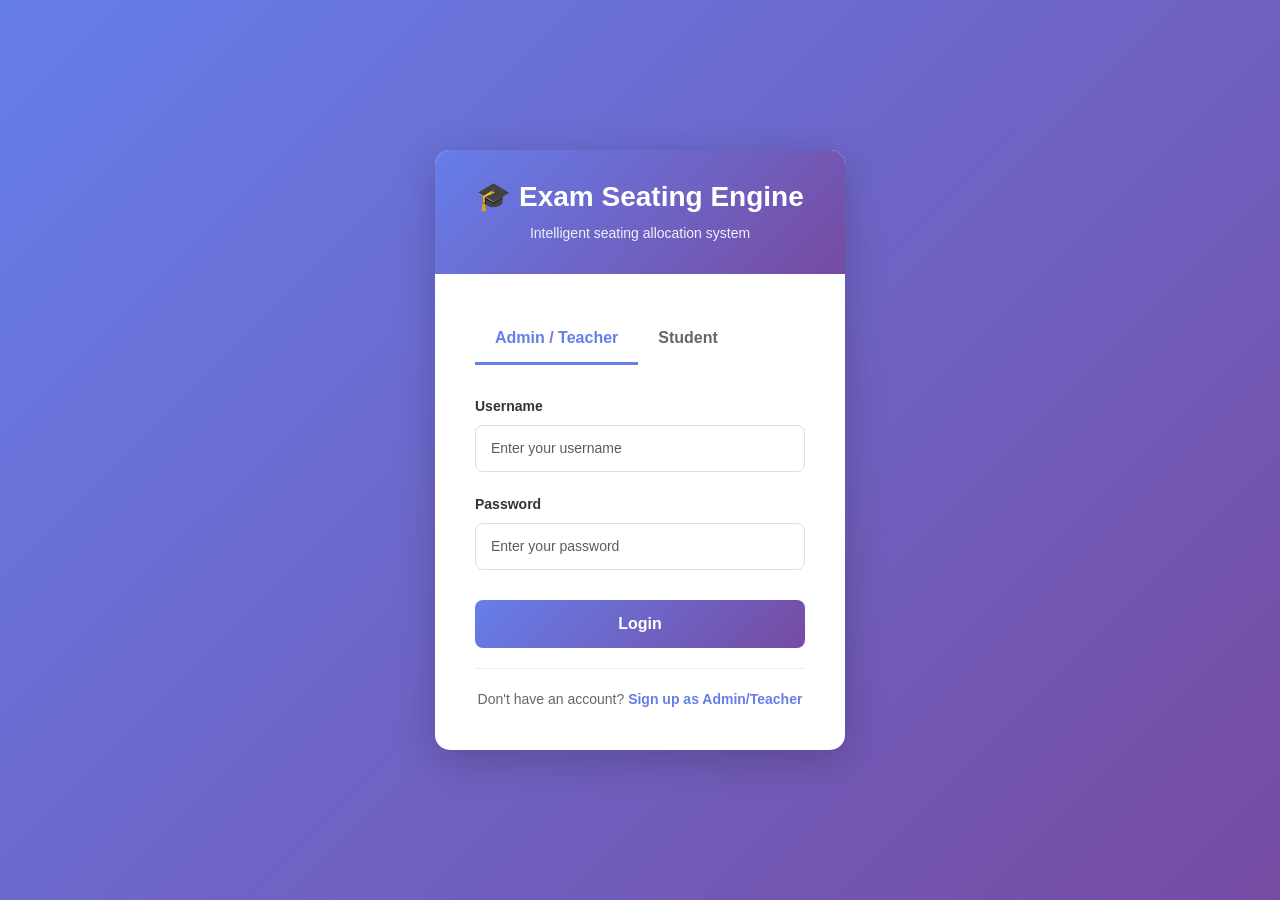
<file: frontend/index.html>
<!DOCTYPE html>
<html lang="en">
<head>
    <meta charset="UTF-8">
    <meta name="viewport" content="width=device-width, initial-scale=1.0">
    <title>Intelligent Exam Seating Engine - Admin Dashboard</title>
    
    <!-- Bootstrap 5 CSS -->
    <link href="https://cdn.jsdelivr.net/npm/bootstrap@5.3.0/dist/css/bootstrap.min.css" rel="stylesheet">
    
    <!-- Font Awesome Icons -->
    <link rel="stylesheet" href="https://cdnjs.cloudflare.com/ajax/libs/font-awesome/6.4.0/css/all.min.css">
    
    <!-- DataTables CSS -->
    <link rel="stylesheet" href="https://cdn.datatables.net/1.13.6/css/dataTables.bootstrap5.min.css">
    
    <!-- Custom CSS -->
    <link rel="stylesheet" href="css/style.css">
</head>
<body>
    <!-- Navigation Bar -->
    <nav class="navbar navbar-expand-lg navbar-dark bg-gradient">
        <div class="container-fluid">
            <a class="navbar-brand fw-bold" href="javascript:void(0)" onclick="navigateTo('home'); return false;">
                <i class="fas fa-chair"></i> Exam Seating Engine
            </a>
            <button class="navbar-toggler" type="button" data-bs-toggle="collapse" data-bs-target="#navbarNav">
                <span class="navbar-toggler-icon"></span>
            </button>
            <div class="collapse navbar-collapse" id="navbarNav">
                <ul class="navbar-nav ms-auto">
                    <li class="nav-item">
                        <a class="nav-link active" href="javascript:void(0)" onclick="navigateTo('home'); return false;">
                            <i class="fas fa-home"></i> Home
                        </a>
                    </li>
                    <li class="nav-item">
                        <a class="nav-link" href="javascript:void(0)" onclick="navigateTo('upload'); return false;">
                            <i class="fas fa-file-upload"></i> Upload
                        </a>
                    </li>
                    <li class="nav-item">
                        <a class="nav-link" href="javascript:void(0)" onclick="navigateTo('halls'); return false;">
                            <i class="fas fa-building"></i> Halls
                        </a>
                    </li>
                    <li class="nav-item">
                        <a class="nav-link" href="javascript:void(0)" onclick="navigateTo('generate'); return false;">
                            <i class="fas fa-magic"></i> Generate
                        </a>
                    </li>
                    <li class="nav-item">
                        <a class="nav-link" href="javascript:void(0)" onclick="navigateTo('results'); return false;">
                            <i class="fas fa-list"></i> Results
                        </a>
                    </li>
                    <li class="nav-item">
                        <a class="nav-link" href="javascript:void(0)" onclick="navigateTo('help'); return false;">
                            <i class="fas fa-question-circle"></i> Help
                        </a>
                    </li>
                </ul>
                <div id="userInfo" style="margin-left: 20px;"></div>
            </div>
        </div>
    </nav>

    <!-- Alert Container -->
    <div class="container-fluid mt-3">
        <div id="alertContainer"></div>
    </div>

    <!-- Main Container -->
    <div class="container-fluid">
        
        <!-- HOME PAGE -->
        <section id="home-page" class="page-section active">
            <div class="row mt-5">
                <div class="col-md-12">
                    <div class="jumbotron-custom">
                        <h1 class="display-4 fw-bold">Welcome to Exam Seating Engine</h1>
                        <p class="lead">Intelligent, Constraint-Based Automated Exam Seating System</p>
                        <hr class="my-4">
                        <p>An advanced system to automatically arrange students in exam halls while preventing malpractice and optimizing space utilization.</p>
                    </div>
                </div>
            </div>

            <!-- Statistics Row -->
            <div class="row mt-5 mb-4">
                <div class="col-md-3">
                    <div class="stat-card">
                        <div class="stat-icon bg-primary">
                            <i class="fas fa-users"></i>
                        </div>
                        <div class="stat-content">
                            <h3 id="stat-students">0</h3>
                            <p>Total Students</p>
                        </div>
                    </div>
                </div>
                <div class="col-md-3">
                    <div class="stat-card">
                        <div class="stat-icon bg-success">
                            <i class="fas fa-building"></i>
                        </div>
                        <div class="stat-content">
                            <h3 id="stat-halls">0</h3>
                            <p>Total Halls</p>
                        </div>
                    </div>
                </div>
                <div class="col-md-3">
                    <div class="stat-card">
                        <div class="stat-icon bg-info">
                            <i class="fas fa-file-alt"></i>
                        </div>
                        <div class="stat-content">
                            <h3 id="stat-arrangements">0</h3>
                            <p>Arrangements</p>
                        </div>
                    </div>
                </div>
                <div class="col-md-3">
                    <div class="stat-card">
                        <div class="stat-icon bg-warning">
                            <i class="fas fa-chart-pie"></i>
                        </div>
                        <div class="stat-content">
                            <h3 id="stat-utilization">0%</h3>
                            <p>Avg Utilization</p>
                        </div>
                    </div>
                </div>
            </div>

            <!-- Quick Actions -->
            <div class="row mt-5">
                <div class="col-md-12">
                    <h3 class="mb-4">Quick Actions</h3>
                </div>
            </div>

            <div class="row mb-5">
                <div class="col-md-4">
                    <div class="action-card" onclick="navigateTo('upload')">
                        <div class="action-icon">
                            <i class="fas fa-file-csv"></i>
                        </div>
                        <h4>Step 1: Upload Students</h4>
                        <p>Import student data from Excel or CSV file</p>
                        <span class="badge bg-primary">Import Data</span>
                    </div>
                </div>
                <div class="col-md-4">
                    <div class="action-card" onclick="navigateTo('halls')">
                        <div class="action-icon">
                            <i class="fas fa-chair"></i>
                        </div>
                        <h4>Step 2: Configure Halls</h4>
                        <p>Define exam halls with seating capacity</p>
                        <span class="badge bg-success">Setup Halls</span>
                    </div>
                </div>
                <div class="col-md-4">
                    <div class="action-card" onclick="navigateTo('generate')">
                        <div class="action-icon">
                            <i class="fas fa-magic"></i>
                        </div>
                        <h4>Step 3: Generate Seating</h4>
                        <p>Run intelligent algorithm to arrange students</p>
                        <span class="badge bg-warning">Generate</span>
                    </div>
                </div>
            </div>

            <!-- Features Section -->
            <div class="row mt-5">
                <div class="col-md-12">
                    <h3 class="mb-4">Key Features</h3>
                </div>
            </div>

            <div class="row">
                <div class="col-md-4 mb-4">
                    <div class="feature-card">
                        <div class="feature-icon">
                            <i class="fas fa-brain"></i>
                        </div>
                        <h5>Intelligent Algorithm</h5>
                        <p>Constraint-based optimization preventing same-subject adjacency and department row clustering</p>
                    </div>
                </div>
                <div class="col-md-4 mb-4">
                    <div class="feature-card">
                        <div class="feature-icon">
                            <i class="fas fa-shield-alt"></i>
                        </div>
                        <h5>Malpractice Prevention</h5>
                        <p>Strategic seating arrangement to minimize cheating opportunities</p>
                    </div>
                </div>
                <div class="col-md-4 mb-4">
                    <div class="feature-card">
                        <div class="feature-icon">
                            <i class="fas fa-tachometer-alt"></i>
                        </div>
                        <h5>Lightning Fast</h5>
                        <p>Arrange 200+ students in under 1 second with optimal space utilization</p>
                    </div>
                </div>
            </div>

            <div class="row">
                <div class="col-md-4 mb-4">
                    <div class="feature-card">
                        <div class="feature-icon">
                            <i class="fas fa-file-pdf"></i>
                        </div>
                        <h5>PDF Reports</h5>
                        <p>Generate downloadable seating charts and student rosters</p>
                    </div>
                </div>
                <div class="col-md-4 mb-4">
                    <div class="feature-card">
                        <div class="feature-icon">
                            <i class="fas fa-audit"></i>
                        </div>
                        <h5>Full Audit Trail</h5>
                        <p>Complete logging of all seating decisions and constraint validations</p>
                    </div>
                </div>
                <div class="col-md-4 mb-4">
                    <div class="feature-card">
                        <div class="feature-icon">
                            <i class="fas fa-expand"></i>
                        </div>
                        <h5>Scalable Design</h5>
                        <p>Handles multiple halls, departments, and thousands of students</p>
                    </div>
                </div>
            </div>
        </section>

        <!-- UPLOAD PAGE -->
        <section id="upload-page" class="page-section">
            <div class="row mt-4">
                <div class="col-md-8 offset-md-2">
                    <div class="card shadow">
                        <div class="card-header bg-gradient-primary">
                            <h4 class="mb-0">
                                <i class="fas fa-file-upload"></i> Upload Student Data
                            </h4>
                        </div>
                        <div class="card-body">
                            <p class="text-muted mb-4">Upload a CSV or Excel file with student information</p>

                            <!-- File Format Guide -->
                            <div class="alert alert-info">
                                <h6 class="alert-heading">
                                    <i class="fas fa-info-circle"></i> File Format
                                </h6>
                                <p class="mb-0">Your file should have these columns:</p>
                                <code>reg_no, name, department, subject_code</code>
                                <hr class="my-2">
                                <p class="mb-0"><strong>Example:</strong> CS001, Raj Kumar, Computer Science, CS101</p>
                            </div>

                            <!-- Upload Form -->
                            <form id="uploadForm" enctype="multipart/form-data">
                                <div class="mb-3">
                                    <label class="form-label fw-bold">Select File (.csv or .xlsx)</label>
                                    <div class="input-group">
                                        <input type="file" class="form-control" id="fileInput" accept=".csv,.xlsx" required>
                                        <button class="btn btn-outline-secondary" type="button" onclick="downloadTemplate()">
                                            <i class="fas fa-download"></i> Download Template
                                        </button>
                                    </div>
                                </div>

                                <div class="mb-3">
                                    <small class="text-muted">
                                        <i class="fas fa-check-circle"></i> Supported formats: CSV, Excel (.xlsx)
                                    </small>
                                </div>

                                <button type="button" class="btn btn-primary btn-lg w-100" onclick="uploadStudentFile()">
                                    <i class="fas fa-cloud-upload-alt"></i> Upload Students
                                </button>
                            </form>

                            <!-- Upload Result -->
                            <div id="uploadResult" class="mt-4"></div>

                            <!-- Recent Uploads -->
                            <hr class="my-4">
                            <h5>Recent Uploads</h5>
                            <div id="recentUploads" class="table-responsive">
                                <p class="text-muted">No uploads yet</p>
                            </div>
                        </div>
                    </div>
                </div>
            </div>
        </section>

        <!-- HALLS PAGE -->
        <section id="halls-page" class="page-section">
            <div class="row mt-4">
                <div class="col-md-6">
                    <div class="card shadow">
                        <div class="card-header bg-gradient-success">
                            <h4 class="mb-0">
                                <i class="fas fa-plus-circle"></i> Add New Hall
                            </h4>
                        </div>
                        <div class="card-body">
                            <form id="hallForm">
                                <div class="mb-3">
                                    <label class="form-label fw-bold">Hall Name</label>
                                    <input type="text" class="form-control" id="hallName" placeholder="e.g., Main Auditorium" required>
                                </div>
                                <div class="row">
                                    <div class="col-md-6">
                                        <div class="mb-3">
                                            <label class="form-label fw-bold">Number of Rows</label>
                                            <input type="number" class="form-control" id="rows" placeholder="10" min="1" required>
                                        </div>
                                    </div>
                                    <div class="col-md-6">
                                        <div class="mb-3">
                                            <label class="form-label fw-bold">Number of Columns</label>
                                            <input type="number" class="form-control" id="columns" placeholder="10" min="1" required>
                                        </div>
                                    </div>
                                </div>
                                <div class="mb-3">
                                    <label class="form-label fw-bold">Location</label>
                                    <input type="text" class="form-control" id="location" placeholder="e.g., Building A, Floor 1">
                                </div>
                                <div class="alert alert-light">
                                    <strong>Total Capacity:</strong> <span id="capacityDisplay">0</span> seats
                                </div>
                                <button type="button" class="btn btn-success w-100" onclick="addHall()">
                                    <i class="fas fa-plus"></i> Add Hall
                                </button>
                            </form>
                        </div>
                    </div>
                </div>

                <div class="col-md-6">
                    <div class="card shadow">
                        <div class="card-header bg-gradient-success">
                            <h4 class="mb-0">
                                <i class="fas fa-list"></i> Existing Halls
                            </h4>
                        </div>
                        <div class="card-body">
                            <div id="hallsList" class="table-responsive">
                                <p class="text-muted">No halls added yet</p>
                            </div>
                        </div>
                    </div>
                </div>
            </div>
        </section>

        <!-- GENERATE PAGE -->
        <section id="generate-page" class="page-section">
            <div class="row mt-4">
                <div class="col-md-8 offset-md-2">
                    <div class="card shadow">
                        <div class="card-header bg-gradient-warning">
                            <h4 class="mb-0">
                                <i class="fas fa-magic"></i> Generate Seating Arrangement
                            </h4>
                        </div>
                        <div class="card-body">
                            <!-- Prerequisites Check -->
                            <div id="prerequisiteAlert" class="alert alert-warning d-none">
                                <i class="fas fa-exclamation-triangle"></i>
                                <strong>Prerequisites Not Met:</strong> Please upload students and add halls first.
                            </div>

                            <form id="generateForm">
                                <div class="mb-3">
                                    <label class="form-label fw-bold">Exam Date *</label>
                                    <input type="date" class="form-control" id="examDate" required>
                                    <small class="text-muted">Date of the examination</small>
                                </div>

                                <div class="mb-3">
                                    <label class="form-label fw-bold">Select Subjects to Conduct *</label>
                                    <div id="subjectsCheckbox" class="form-check-group">
                                        <p class="text-muted">Loading subjects...</p>
                                    </div>
                                    <small class="text-muted">Only students writing selected subjects will be seated</small>
                                </div>

                                <div class="mb-3">
                                    <label class="form-label fw-bold">Select Halls *</label>
                                    <div id="hallsCheckbox" class="form-check-group">
                                        <p class="text-muted">Loading halls...</p>
                                    </div>
                                </div>

                                <div class="alert alert-info">
                                    <h6 class="alert-heading">
                                        <i class="fas fa-lightbulb"></i> Seating Rules Applied
                                    </h6>
                                    <ul class="mb-0 small">
                                        <li><strong>Rule 1:</strong> Same Subject Separation - Students writing same subject won't sit adjacent</li>
                                        <li><strong>Rule 2:</strong> Department Spreading - Students from same department spread across different rows</li>
                                        <li><strong>Rule 3:</strong> Subject Mixing - Different subject students mixed in same hall for exam supervision</li>
                                        <li><strong>Rule 4:</strong> Hall Optimization - Even seat distribution across selected halls</li>
                                    </ul>
                                </div>

                                <button type="button" class="btn btn-warning btn-lg w-100" onclick="generateSeating()">
                                    <i class="fas fa-cogs"></i> Generate Seating Arrangement
                                </button>
                            </form>

                            <!-- Generation Result -->
                            <div id="generationResult" class="mt-4"></div>
                        </div>
                    </div>
                </div>
            </div>
        </section>

        <!-- RESULTS PAGE -->
        <section id="results-page" class="page-section">
            <div class="row mt-4">
                <div class="col-md-12">
                    <div class="card shadow">
                        <div class="card-header bg-gradient-info">
                            <h4 class="mb-0">
                                <i class="fas fa-list-alt"></i> Seating Arrangements
                            </h4>
                        </div>
                        <div class="card-body">
                            <div class="row mb-4">
                                <div class="col-md-6">
                                    <input type="text" class="form-control" id="searchArrangement" placeholder="Search arrangements...">
                                </div>
                                <div class="col-md-6">
                                    <button class="btn btn-primary" onclick="refreshArrangements()">
                                        <i class="fas fa-sync"></i> Refresh
                                    </button>
                                </div>
                            </div>

                            <div class="table-responsive">
                                <table class="table table-hover" id="arrangementsTable">
                                    <thead class="table-light">
                                        <tr>
                                            <th>ID</th>
                                            <th>Exam Name</th>
                                            <th>Students Arranged</th>
                                            <th>Utilization</th>
                                            <th>Status</th>
                                            <th>Date</th>
                                            <th>Actions</th>
                                        </tr>
                                    </thead>
                                    <tbody id="arrangementsTableBody">
                                        <tr>
                                            <td colspan="7" class="text-center text-muted">No arrangements yet</td>
                                        </tr>
                                    </tbody>
                                </table>
                            </div>
                        </div>
                    </div>
                </div>
            </div>

            <!-- Seating Detail Modal -->
            <div class="modal fade" id="seatingDetailModal" tabindex="-1">
                <div class="modal-dialog modal-xl">
                    <div class="modal-content">
                        <div class="modal-header">
                            <h5 class="modal-title" id="seatingDetailTitle">Seating Arrangement Details</h5>
                            <button type="button" class="btn-close" data-bs-dismiss="modal"></button>
                        </div>
                        <div class="modal-body">
                            <!-- Tabs for different views -->
                            <ul class="nav nav-tabs mb-3" id="seatingTabs" role="tablist">
                                <li class="nav-item" role="presentation">
                                    <button class="nav-link active" id="tableViewTab" data-bs-toggle="tab" 
                                            data-bs-target="#tableViewContent" type="button" role="tab">
                                        <i class="fas fa-table"></i> Table View
                                    </button>
                                </li>
                                <li class="nav-item" role="presentation">
                                    <button class="nav-link" id="seatMapTab" data-bs-toggle="tab" 
                                            data-bs-target="#seatMapViewContent" type="button" role="tab">
                                        <i class="fas fa-chair"></i> Seat Map
                                    </button>
                                </li>
                            </ul>

                            <!-- Tab Content -->
                            <div class="tab-content" id="seatingTabContent">
                                <!-- Table View Tab -->
                                <div class="tab-pane fade show active" id="tableViewContent" role="tabpanel">
                                    <div id="seatingDetailContent">Loading...</div>
                                </div>

                                <!-- Seat Map Tab -->
                                <div class="tab-pane fade" id="seatMapViewContent" role="tabpanel">
                                    <div class="text-center" id="seatMapContainer" style="max-height: 600px; overflow-y: auto;">
                                        <p class="text-muted">Loading seat map...</p>
                                    </div>
                                </div>
                            </div>
                        </div>
                        <div class="modal-footer">
                            <button type="button" class="btn btn-secondary" data-bs-dismiss="modal">Close</button>
                            <button type="button" class="btn btn-info" id="viewSeatMapBtn">
                                <i class="fas fa-chair"></i> View Seat Map
                            </button>
                            <button type="button" class="btn btn-primary" id="downloadPdfBtn">
                                <i class="fas fa-file-pdf"></i> Download PDF
                            </button>
                        </div>
                    </div>
                </div>
            </div>
        </section>

        <!-- HELP PAGE -->
        <section id="help-page" class="page-section">
            <div class="row mt-4">
                <div class="col-md-8 offset-md-2">
                    <div class="card shadow">
                        <div class="card-header bg-gradient-info">
                            <h4 class="mb-0">
                                <i class="fas fa-question-circle"></i> Help & Documentation
                            </h4>
                        </div>
                        <div class="card-body">
                            <div class="accordion" id="helpAccordion">
                                <!-- How to Use -->
                                <div class="accordion-item">
                                    <h2 class="accordion-header">
                                        <button class="accordion-button" type="button" data-bs-toggle="collapse" data-bs-target="#helpHow">
                                            <i class="fas fa-question"></i> How to Use This System?
                                        </button>
                                    </h2>
                                    <div id="helpHow" class="accordion-collapse collapse show" data-bs-parent="#helpAccordion">
                                        <div class="accordion-body">
                                            <ol>
                                                <li><strong>Upload Students:</strong> Go to the Upload section and import a CSV or Excel file with student data.</li>
                                                <li><strong>Configure Halls:</strong> Add exam halls with their seating capacity.</li>
                                                <li><strong>Generate Seating:</strong> Click "Generate" to run the intelligent algorithm.</li>
                                                <li><strong>View Results:</strong> Check the generated seating arrangement.</li>
                                                <li><strong>Download PDF:</strong> Export the seating chart as a PDF.</li>
                                            </ol>
                                        </div>
                                    </div>
                                </div>

                                <!-- File Format -->
                                <div class="accordion-item">
                                    <h2 class="accordion-header">
                                        <button class="accordion-button collapsed" type="button" data-bs-toggle="collapse" data-bs-target="#helpFormat">
                                            <i class="fas fa-file"></i> What's the File Format?
                                        </button>
                                    </h2>
                                    <div id="helpFormat" class="accordion-collapse collapse" data-bs-parent="#helpAccordion">
                                        <div class="accordion-body">
                                            <p>Your CSV/Excel file must have these columns:</p>
                                            <table class="table table-sm">
                                                <thead>
                                                    <tr>
                                                        <th>Column</th>
                                                        <th>Example</th>
                                                        <th>Description</th>
                                                    </tr>
                                                </thead>
                                                <tbody>
                                                    <tr>
                                                        <td><strong>reg_no</strong></td>
                                                        <td>CS001</td>
                                                        <td>Student registration number</td>
                                                    </tr>
                                                    <tr>
                                                        <td><strong>name</strong></td>
                                                        <td>Raj Kumar</td>
                                                        <td>Student full name</td>
                                                    </tr>
                                                    <tr>
                                                        <td><strong>department</strong></td>
                                                        <td>Computer Science</td>
                                                        <td>Department name</td>
                                                    </tr>
                                                    <tr>
                                                        <td><strong>subject_code</strong></td>
                                                        <td>CS101</td>
                                                        <td>Subject/Course code</td>
                                                    </tr>
                                                </tbody>
                                            </table>
                                        </div>
                                    </div>
                                </div>

                                <!-- Algorithm Explanation -->
                                <div class="accordion-item">
                                    <h2 class="accordion-header">
                                        <button class="accordion-button collapsed" type="button" data-bs-toggle="collapse" data-bs-target="#helpAlgorithm">
                                            <i class="fas fa-brain"></i> How Does the Algorithm Work?
                                        </button>
                                    </h2>
                                    <div id="helpAlgorithm" class="accordion-collapse collapse" data-bs-parent="#helpAccordion">
                                        <div class="accordion-body">
                                            <p>The system uses an intelligent <strong>constraint-based optimization algorithm</strong>:</p>
                                            <h6>Key Features:</h6>
                                            <ul>
                                                <li><strong>Subject Adjacency Prevention:</strong> Students studying the same subject are never seated adjacent (left, right, above, or below)</li>
                                                <li><strong>Department Row Separation:</strong> Students from the same department cannot sit in the same row</li>
                                                <li><strong>Hall Utilization:</strong> Optimizes seating to achieve 85-95% space utilization</li>
                                                <li><strong>Randomization:</strong> Uses randomization to prevent predictable patterns and reduce cheating opportunities</li>
                                            </ul>
                                            <h6>Benefits:</h6>
                                            <ul>
                                                <li>Extremely fast (< 1 second for 200+ students)</li>
                                                <li>Prevents malpractice by strategic separation</li>
                                                <li>Fair and transparent process</li>
                                                <li>Fully auditable with complete logging</li>
                                            </ul>
                                        </div>
                                    </div>
                                </div>

                                <!-- Constraints -->
                                <div class="accordion-item">
                                    <h2 class="accordion-header">
                                        <button class="accordion-button collapsed" type="button" data-bs-toggle="collapse" data-bs-target="#helpConstraints">
                                            <i class="fas fa-lock"></i> What are the Constraints?
                                        </button>
                                    </h2>
                                    <div id="helpConstraints" class="accordion-collapse collapse" data-bs-parent="#helpAccordion">
                                        <div class="accordion-body">
                                            <h6>Hard Constraints (Always enforced):</h6>
                                            <ul>
                                                <li>Same-subject students cannot sit adjacent (horizontally or vertically)</li>
                                                <li>Same-department students cannot sit in the same row</li>
                                            </ul>
                                            <h6>Soft Constraints (Optimization goals):</h6>
                                            <ul>
                                                <li>Maximize hall utilization</li>
                                                <li>Minimize empty seats</li>
                                                <li>Fair distribution across halls</li>
                                            </ul>
                                        </div>
                                    </div>
                                </div>

                                <!-- Troubleshooting -->
                                <div class="accordion-item">
                                    <h2 class="accordion-header">
                                        <button class="accordion-button collapsed" type="button" data-bs-toggle="collapse" data-bs-target="#helpTrouble">
                                            <i class="fas fa-tools"></i> Troubleshooting
                                        </button>
                                    </h2>
                                    <div id="helpTrouble" class="accordion-collapse collapse" data-bs-parent="#helpAccordion">
                                        <div class="accordion-body">
                                            <h6>File Upload Fails:</h6>
                                            <p>Check that your file has the correct format (reg_no, name, department, subject_code)</p>
                                            <h6>Generation Fails:</h6>
                                            <p>Ensure you have uploaded students and added at least one exam hall</p>
                                            <h6>Not Enough Seats:</h6>
                                            <p>The system will arrange as many students as possible. Add more halls if needed.</p>
                                        </div>
                                    </div>
                                </div>
                            </div>
                        </div>
                    </div>
                </div>
            </div>
        </section>

    </div>

    <!-- Footer -->
    <footer class="footer mt-5 py-4 bg-dark text-white">
        <div class="container-fluid">
            <div class="row">
                <div class="col-md-6">
                    <h6>Intelligent Exam Seating Engine</h6>
                    <p class="text-muted small">v1.0 | Advanced Academic Project</p>
                </div>
                <div class="col-md-6 text-end">
                    <p class="text-muted small">
                        <i class="fas fa-copyright"></i> 2026 | All Rights Reserved
                    </p>
                </div>
            </div>
        </div>
    </footer>

    <!-- Bootstrap JS -->
    <script src="https://cdn.jsdelivr.net/npm/bootstrap@5.3.0/dist/js/bootstrap.bundle.min.js"></script>
    
    <!-- DataTables JS -->
    <script src="https://code.jquery.com/jquery-3.7.0.min.js"></script>
    <script src="https://cdn.datatables.net/1.13.6/js/jquery.dataTables.min.js"></script>
    <script src="https://cdn.datatables.net/1.13.6/js/dataTables.bootstrap5.min.js"></script>

    <!-- Auth JS -->
    <script src="js/auth.js"></script>
    
    <!-- Custom JS -->
    <script src="js/app.js"></script>
    
    <script>
        // Check authentication on page load
        document.addEventListener('DOMContentLoaded', function() {
            if (!auth.isAuthenticated()) {
                window.location.href = 'login.html';
                return;
            }
            
            // Check if user is admin or teacher - students should not access this page
            if (!auth.isAdmin()) {
                alert('Access Denied: Only Admin and Teacher accounts can access this page.');
                window.location.href = 'student-dashboard.html';
                return;
            }
            
            // Show user info in navbar if logged in
            const userInfo = document.getElementById('userInfo');
            if (userInfo && auth.username) {
                userInfo.innerHTML = `
                    <span style="color: white; margin-right: 20px;">Welcome, ${auth.username}! (${auth.role})</span>
                    <button class="btn btn-sm btn-outline-light" onclick="auth.logout();">
                        <i class="fas fa-sign-out-alt"></i> Logout
                    </button>
                `;
            }
        });
    </script>
</body>
</html>
</file>
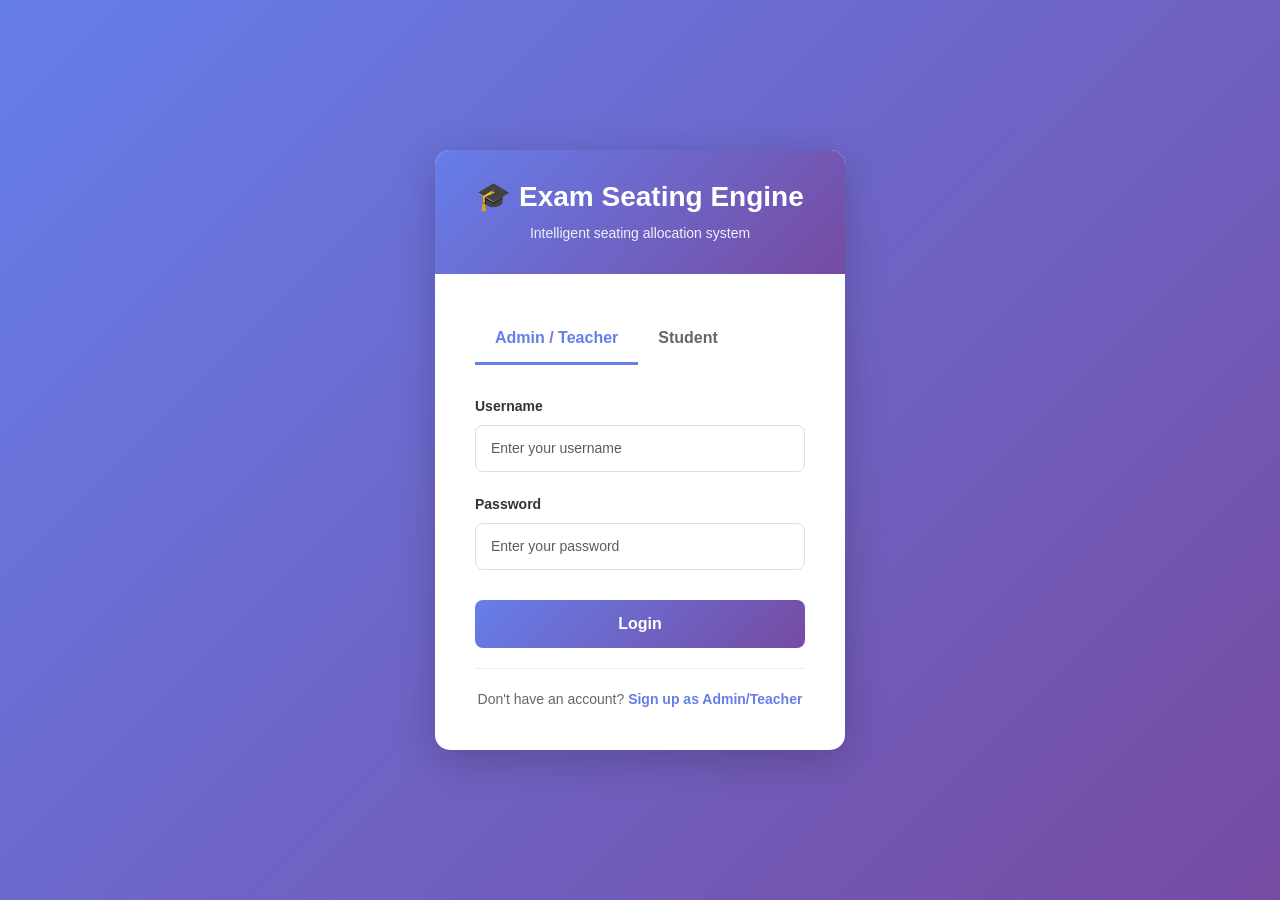
<file: login.html>
<!DOCTYPE html>
<html lang="en">
<head>
    <meta charset="UTF-8">
    <meta name="viewport" content="width=device-width, initial-scale=1.0">
    <title>Exam Seating Engine - Login</title>
    <link href="https://cdn.jsdelivr.net/npm/bootstrap@5.3.0/dist/css/bootstrap.min.css" rel="stylesheet">
    <style>
        body {
            background: linear-gradient(135deg, #667eea 0%, #764ba2 100%);
            min-height: 100vh;
            display: flex;
            align-items: center;
            justify-content: center;
            font-family: 'Segoe UI', Tahoma, Geneva, Verdana, sans-serif;
        }
        
        .login-container {
            max-width: 450px;
            width: 100%;
            padding: 20px;
        }
        
        .login-card {
            background: white;
            border-radius: 15px;
            box-shadow: 0 10px 40px rgba(0, 0, 0, 0.2);
            overflow: hidden;
        }
        
        .login-header {
            background: linear-gradient(135deg, #667eea 0%, #764ba2 100%);
            color: white;
            padding: 30px;
            text-align: center;
        }
        
        .login-header h1 {
            font-size: 28px;
            margin-bottom: 10px;
            font-weight: 700;
        }
        
        .login-header p {
            font-size: 14px;
            opacity: 0.9;
            margin: 0;
        }
        
        .login-body {
            padding: 40px;
        }
        
        .nav-tabs {
            border: none;
            margin-bottom: 30px;
        }
        
        .nav-tabs .nav-link {
            color: #666;
            border: none;
            border-bottom: 3px solid transparent;
            font-weight: 600;
            padding: 12px 20px;
            transition: all 0.3s ease;
        }
        
        .nav-tabs .nav-link:hover {
            border-bottom-color: #667eea;
            color: #667eea;
        }
        
        .nav-tabs .nav-link.active {
            color: #667eea;
            border-bottom-color: #667eea;
            background: transparent;
        }
        
        .form-group {
            margin-bottom: 20px;
        }
        
        .form-label {
            font-weight: 600;
            color: #333;
            margin-bottom: 8px;
            font-size: 14px;
        }
        
        .form-control {
            border: 1px solid #ddd;
            border-radius: 8px;
            padding: 12px 15px;
            font-size: 14px;
            transition: all 0.3s ease;
        }
        
        .form-control:focus {
            border-color: #667eea;
            box-shadow: 0 0 0 0.2rem rgba(102, 126, 234, 0.15);
        }
        
        .btn-login {
            width: 100%;
            padding: 12px;
            border: none;
            border-radius: 8px;
            background: linear-gradient(135deg, #667eea 0%, #764ba2 100%);
            color: white;
            font-weight: 600;
            cursor: pointer;
            transition: all 0.3s ease;
            margin-top: 10px;
        }
        
        .btn-login:hover {
            transform: translateY(-2px);
            box-shadow: 0 10px 20px rgba(102, 126, 234, 0.3);
            color: white;
        }
        
        .btn-login:active {
            transform: translateY(0);
        }
        
        .error-message {
            color: #dc3545;
            font-size: 13px;
            margin-top: 10px;
            padding: 10px;
            background: #f8d7da;
            border-radius: 6px;
            display: none;
        }
        
        .success-message {
            color: #155724;
            font-size: 13px;
            margin-top: 10px;
            padding: 10px;
            background: #d4edda;
            border-radius: 6px;
            display: none;
        }
        
        .signup-link {
            text-align: center;
            margin-top: 20px;
            padding-top: 20px;
            border-top: 1px solid #eee;
        }
        
        .signup-link p {
            margin: 0;
            color: #666;
            font-size: 14px;
        }
        
        .signup-link a {
            color: #667eea;
            text-decoration: none;
            font-weight: 600;
        }
        
        .signup-link a:hover {
            text-decoration: underline;
        }
        
        .loading {
            display: none;
            text-align: center;
            padding: 10px;
        }
        
        .spinner-border {
            width: 20px;
            height: 20px;
            margin-right: 10px;
        }
    </style>
</head>
<body>
    <div class="login-container">
        <div class="login-card">
            <div class="login-header">
                <h1>🎓 Exam Seating Engine</h1>
                <p>Intelligent seating allocation system</p>
            </div>
            
            <div class="login-body">
                <!-- Navigation Tabs -->
                <ul class="nav nav-tabs" role="tablist">
                    <li class="nav-item" role="presentation">
                        <button class="nav-link active" id="admin-tab" data-bs-toggle="tab" data-bs-target="#admin-panel" type="button" role="tab">
                            Admin / Teacher
                        </button>
                    </li>
                    <li class="nav-item" role="presentation">
                        <button class="nav-link" id="student-tab" data-bs-toggle="tab" data-bs-target="#student-panel" type="button" role="tab">
                            Student
                        </button>
                    </li>
                </ul>
                
                <!-- Tab Content -->
                <div class="tab-content">
                    <!-- Admin/Teacher Login Tab -->
                    <div class="tab-pane fade show active" id="admin-panel" role="tabpanel">
                        <form id="adminLoginForm">
                            <div class="form-group">
                                <label class="form-label" for="adminUsername">Username</label>
                                <input type="text" class="form-control" id="adminUsername" name="username" placeholder="Enter your username" required>
                            </div>
                            
                            <div class="form-group">
                                <label class="form-label" for="adminPassword">Password</label>
                                <input type="password" class="form-control" id="adminPassword" name="password" placeholder="Enter your password" required>
                            </div>
                            
                            <div id="adminError" class="error-message"></div>
                            <div id="adminSuccess" class="success-message"></div>
                            
                            <div class="loading" id="adminLoading">
                                <div class="spinner-border text-primary" role="status"></div>
                                <span>Logging in...</span>
                            </div>
                            
                            <button type="submit" class="btn-login" id="adminLoginBtn">Login</button>
                        </form>
                        
                        <div class="signup-link">
                            <p>Don't have an account? <a href="signup.html?role=admin">Sign up as Admin/Teacher</a></p>
                        </div>
                    </div>
                    
                    <!-- Student Login Tab -->
                    <div class="tab-pane fade" id="student-panel" role="tabpanel">
                        <form id="studentLoginForm">
                            <div class="form-group">
                                <label class="form-label" for="studentUsername">Username</label>
                                <input type="text" class="form-control" id="studentUsername" name="username" placeholder="Enter your username" required>
                            </div>
                            
                            <div class="form-group">
                                <label class="form-label" for="studentPassword">Password</label>
                                <input type="password" class="form-control" id="studentPassword" name="password" placeholder="Enter your password" required>
                            </div>
                            
                            <div id="studentError" class="error-message"></div>
                            <div id="studentSuccess" class="success-message"></div>
                            
                            <div class="loading" id="studentLoading">
                                <div class="spinner-border text-primary" role="status"></div>
                                <span>Logging in...</span>
                            </div>
                            
                            <button type="submit" class="btn-login" id="studentLoginBtn">Login</button>
                        </form>
                        
                        <div class="signup-link">
                            <p>Don't have an account? <a href="signup.html?role=student">Sign up as Student</a></p>
                        </div>
                    </div>
                </div>
            </div>
        </div>
    </div>
    
    <script src="https://cdn.jsdelivr.net/npm/bootstrap@5.3.0/dist/js/bootstrap.bundle.min.js"></script>
    <script src="js/auth.js"></script>
    <script>
        // Admin/Teacher Login Handler
        document.getElementById('adminLoginForm').addEventListener('submit', async (e) => {
            e.preventDefault();
            
            const username = document.getElementById('adminUsername').value.trim();
            const password = document.getElementById('adminPassword').value;
            const errorDiv = document.getElementById('adminError');
            const successDiv = document.getElementById('adminSuccess');
            const loadingDiv = document.getElementById('adminLoading');
            const loginBtn = document.getElementById('adminLoginBtn');
            
            errorDiv.style.display = 'none';
            errorDiv.innerHTML = '';
            successDiv.style.display = 'none';
            successDiv.innerHTML = '';
            
            if (!username || !password) {
                errorDiv.innerHTML = '❌ Please enter username and password';
                errorDiv.style.display = 'block';
                return;
            }
            
            loadingDiv.style.display = 'block';
            loginBtn.disabled = true;
            
            try {
                console.log('Admin login attempt for:', username);
                
                const response = await fetch('http://localhost:8000/api/auth/login', {
                    method: 'POST',
                    headers: {
                        'Content-Type': 'application/json',
                    },
                    body: JSON.stringify({ username, password })
                });
                
                console.log('Login response status:', response.status);
                
                const data = await response.json();
                console.log('Login response:', data);
                
                if (!response.ok) {
                    throw new Error(data.detail || data.message || 'Login failed');
                }
                
                // Store token in localStorage
                localStorage.setItem('token', data.access_token);
                localStorage.setItem('user_id', data.user_id);
                localStorage.setItem('username', data.username);
                localStorage.setItem('role', data.role);
                
                successDiv.innerHTML = '✅ Login successful! Redirecting...';
                successDiv.style.display = 'block';
                
                // Redirect to admin dashboard
                setTimeout(() => {
                    window.location.href = 'frontend/index.html';
                }, 1500);
                
            } catch (error) {
                console.error('Admin login error:', error);
                errorDiv.innerHTML = '❌ ' + (error.message || 'Login failed. Please check your credentials.');
                errorDiv.style.display = 'block';
            } finally {
                loadingDiv.style.display = 'none';
                loginBtn.disabled = false;
            }
        });
        
        // Student Login Handler
        document.getElementById('studentLoginForm').addEventListener('submit', async (e) => {
            e.preventDefault();
            
            const username = document.getElementById('studentUsername').value.trim();
            const password = document.getElementById('studentPassword').value;
            const errorDiv = document.getElementById('studentError');
            const successDiv = document.getElementById('studentSuccess');
            const loadingDiv = document.getElementById('studentLoading');
            const loginBtn = document.getElementById('studentLoginBtn');
            
            errorDiv.style.display = 'none';
            errorDiv.innerHTML = '';
            successDiv.style.display = 'none';
            successDiv.innerHTML = '';
            
            if (!username || !password) {
                errorDiv.innerHTML = '❌ Please enter username and password';
                errorDiv.style.display = 'block';
                return;
            }
            
            loadingDiv.style.display = 'block';
            loginBtn.disabled = true;
            
            try {
                console.log('Student login attempt for:', username);
                
                const response = await fetch('http://localhost:8000/api/auth/login', {
                    method: 'POST',
                    headers: {
                        'Content-Type': 'application/json',
                    },
                    body: JSON.stringify({ username, password })
                });
                
                console.log('Login response status:', response.status);
                
                const data = await response.json();
                console.log('Login response:', data);
                
                if (!response.ok) {
                    throw new Error(data.detail || data.message || 'Login failed');
                }
                
                // Store token in localStorage
                localStorage.setItem('token', data.access_token);
                localStorage.setItem('user_id', data.user_id);
                localStorage.setItem('username', data.username);
                localStorage.setItem('role', data.role);
                
                successDiv.innerHTML = '✅ Login successful! Redirecting...';
                successDiv.style.display = 'block';
                
                // Redirect to student dashboard
                setTimeout(() => {
                    window.location.href = 'frontend/student-dashboard.html';
                }, 1500);
                
            } catch (error) {
                console.error('Student login error:', error);
                errorDiv.innerHTML = '❌ ' + (error.message || 'Login failed. Please check your credentials.');
                errorDiv.style.display = 'block';
            } finally {
                loadingDiv.style.display = 'none';
                loginBtn.disabled = false;
            }
        });
    </script>
</body>
</html>
</file>
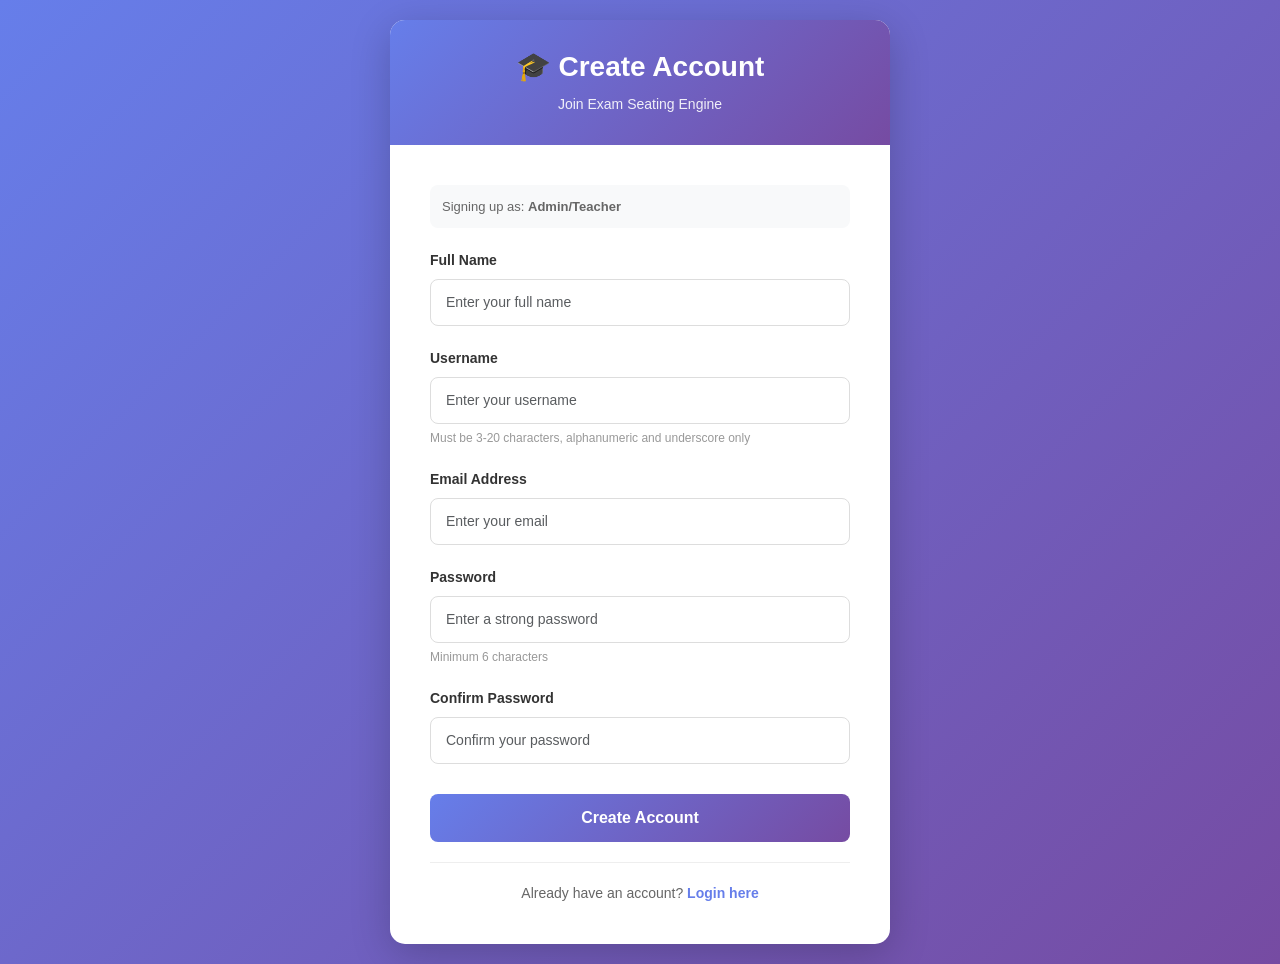
<file: signup.html>
<!DOCTYPE html>
<html lang="en">
<head>
    <meta charset="UTF-8">
    <meta name="viewport" content="width=device-width, initial-scale=1.0">
    <title>Exam Seating Engine - Sign Up</title>
    <link href="https://cdn.jsdelivr.net/npm/bootstrap@5.3.0/dist/css/bootstrap.min.css" rel="stylesheet">
    <style>
        body {
            background: linear-gradient(135deg, #667eea 0%, #764ba2 100%);
            min-height: 100vh;
            display: flex;
            align-items: center;
            justify-content: center;
            font-family: 'Segoe UI', Tahoma, Geneva, Verdana, sans-serif;
            padding: 20px;
        }
        
        .signup-container {
            max-width: 500px;
            width: 100%;
        }
        
        .signup-card {
            background: white;
            border-radius: 15px;
            box-shadow: 0 10px 40px rgba(0, 0, 0, 0.2);
            overflow: hidden;
        }
        
        .signup-header {
            background: linear-gradient(135deg, #667eea 0%, #764ba2 100%);
            color: white;
            padding: 30px;
            text-align: center;
        }
        
        .signup-header h1 {
            font-size: 28px;
            margin-bottom: 10px;
            font-weight: 700;
        }
        
        .signup-header p {
            font-size: 14px;
            opacity: 0.9;
            margin: 0;
        }
        
        .signup-body {
            padding: 40px;
        }
        
        .form-group {
            margin-bottom: 20px;
        }
        
        .form-label {
            font-weight: 600;
            color: #333;
            margin-bottom: 8px;
            font-size: 14px;
        }
        
        .form-control {
            border: 1px solid #ddd;
            border-radius: 8px;
            padding: 12px 15px;
            font-size: 14px;
            transition: all 0.3s ease;
        }
        
        .form-control:focus {
            border-color: #667eea;
            box-shadow: 0 0 0 0.2rem rgba(102, 126, 234, 0.15);
        }
        
        .btn-signup {
            width: 100%;
            padding: 12px;
            border: none;
            border-radius: 8px;
            background: linear-gradient(135deg, #667eea 0%, #764ba2 100%);
            color: white;
            font-weight: 600;
            cursor: pointer;
            transition: all 0.3s ease;
            margin-top: 10px;
        }
        
        .btn-signup:hover {
            transform: translateY(-2px);
            box-shadow: 0 10px 20px rgba(102, 126, 234, 0.3);
            color: white;
        }
        
        .btn-signup:active {
            transform: translateY(0);
        }
        
        .error-message {
            color: #dc3545;
            font-size: 13px;
            margin-top: 10px;
            padding: 10px;
            background: #f8d7da;
            border-radius: 6px;
            display: none;
        }
        
        .success-message {
            color: #155724;
            font-size: 13px;
            margin-top: 10px;
            padding: 10px;
            background: #d4edda;
            border-radius: 6px;
            display: none;
        }
        
        .login-link {
            text-align: center;
            margin-top: 20px;
            padding-top: 20px;
            border-top: 1px solid #eee;
        }
        
        .login-link p {
            margin: 0;
            color: #666;
            font-size: 14px;
        }
        
        .login-link a {
            color: #667eea;
            text-decoration: none;
            font-weight: 600;
        }
        
        .login-link a:hover {
            text-decoration: underline;
        }
        
        .loading {
            display: none;
            text-align: center;
            padding: 10px;
        }
        
        .spinner-border {
            width: 20px;
            height: 20px;
            margin-right: 10px;
        }
        
        .role-info {
            background: #f8f9fa;
            padding: 12px;
            border-radius: 8px;
            margin-bottom: 20px;
            font-size: 13px;
            color: #666;
        }
        
        .form-text {
            font-size: 12px;
            color: #999;
            margin-top: 5px;
        }
    </style>
</head>
<body>
    <div class="signup-container">
        <div class="signup-card">
            <div class="signup-header">
                <h1>🎓 Create Account</h1>
                <p>Join Exam Seating Engine</p>
            </div>
            
            <div class="signup-body">
                <div class="role-info" id="roleInfo">
                    Signing up as: <strong id="roleDisplay">Admin/Teacher</strong>
                </div>
                
                <form id="signupForm">
                    <input type="hidden" id="role" name="role" value="admin">
                    
                    <div class="form-group">
                        <label class="form-label" for="fullName">Full Name</label>
                        <input type="text" class="form-control" id="fullName" name="name" placeholder="Enter your full name" required>
                    </div>
                    
                    <div class="form-group">
                        <label class="form-label" for="username">Username</label>
                        <input type="text" class="form-control" id="username" name="username" placeholder="Enter your username" required>
                        <div class="form-text">Must be 3-20 characters, alphanumeric and underscore only</div>
                    </div>
                    
                    <div class="form-group">
                        <label class="form-label" for="email">Email Address</label>
                        <input type="email" class="form-control" id="email" name="email" placeholder="Enter your email" required>
                    </div>
                    
                    <div class="form-group">
                        <label class="form-label" for="password">Password</label>
                        <input type="password" class="form-control" id="password" name="password" placeholder="Enter a strong password" required>
                        <div class="form-text">Minimum 6 characters</div>
                    </div>
                    
                    <div class="form-group">
                        <label class="form-label" for="confirmPassword">Confirm Password</label>
                        <input type="password" class="form-control" id="confirmPassword" name="confirmPassword" placeholder="Confirm your password" required>
                    </div>
                    
                    <!-- Student ID field (shown only for students) -->
                    <div class="form-group" id="studentIdGroup" style="display: none;">
                        <label class="form-label" for="studentId">Student ID</label>
                        <input type="text" class="form-control" id="studentId" name="student_id" placeholder="Enter your student ID">
                        <div class="form-text">e.g., STU001, A00123</div>
                    </div>
                    
                    <div id="errorMessage" class="error-message"></div>
                    <div id="successMessage" class="success-message"></div>
                    
                    <div class="loading" id="loadingDiv">
                        <div class="spinner-border text-primary" role="status"></div>
                        <span>Creating account...</span>
                    </div>
                    
                    <button type="submit" class="btn-signup" id="signupBtn">Create Account</button>
                </form>
                
                <div class="login-link">
                    <p>Already have an account? <a href="login.html">Login here</a></p>
                </div>
            </div>
        </div>
    </div>
    
    <script>
        // Get role from URL parameters
        const urlParams = new URLSearchParams(window.location.search);
        const role = urlParams.get('role') || 'admin';
        
        document.getElementById('role').value = role;
        document.getElementById('roleDisplay').textContent = role === 'student' ? 'Student' : 'Admin/Teacher';
        
        // Show student ID field only for students
        if (role === 'student') {
            document.getElementById('studentIdGroup').style.display = 'block';
            document.getElementById('studentId').required = true;
        }
        
        // Handle signup form submission
        document.getElementById('signupForm').addEventListener('submit', async (e) => {
            e.preventDefault();
            
            const fullName = document.getElementById('fullName').value.trim();
            const username = document.getElementById('username').value.trim();
            const email = document.getElementById('email').value.trim();
            const password = document.getElementById('password').value;
            const confirmPassword = document.getElementById('confirmPassword').value;
            const studentId = document.getElementById('studentId').value.trim();
            const errorDiv = document.getElementById('errorMessage');
            const successDiv = document.getElementById('successMessage');
            const loadingDiv = document.getElementById('loadingDiv');
            const signupBtn = document.getElementById('signupBtn');
            
            errorDiv.style.display = 'none';
            errorDiv.innerHTML = '';
            successDiv.style.display = 'none';
            successDiv.innerHTML = '';
            
            // Client-side validation
            if (!fullName) {
                errorDiv.innerHTML = '❌ Full name is required';
                errorDiv.style.display = 'block';
                return;
            }
            
            if (username.length < 3 || username.length > 20) {
                errorDiv.innerHTML = '❌ Username must be 3-20 characters';
                errorDiv.style.display = 'block';
                return;
            }
            
            if (!email || !email.includes('@')) {
                errorDiv.innerHTML = '❌ Valid email address is required';
                errorDiv.style.display = 'block';
                return;
            }
            
            if (password.length < 6) {
                errorDiv.innerHTML = '❌ Password must be at least 6 characters';
                errorDiv.style.display = 'block';
                return;
            }
            
            if (password !== confirmPassword) {
                errorDiv.innerHTML = '❌ Passwords do not match';
                errorDiv.style.display = 'block';
                return;
            }
            
            if (role === 'student' && !studentId) {
                errorDiv.innerHTML = '❌ Student ID is required';
                errorDiv.style.display = 'block';
                return;
            }
            
            loadingDiv.style.display = 'block';
            signupBtn.disabled = true;
            
            try {
                console.log('Submitting signup form for role:', role);
                
                const payload = {
                    name: fullName,
                    username: username,
                    email: email,
                    password: password,
                    role: role,
                    student_id: role === 'student' ? studentId : null
                };
                
                console.log('Payload:', payload);
                
                const response = await fetch('http://localhost:8000/api/auth/signup', {
                    method: 'POST',
                    headers: {
                        'Content-Type': 'application/json',
                    },
                    body: JSON.stringify(payload)
                });
                
                console.log('Response status:', response.status);
                
                const data = await response.json();
                console.log('Response data:', data);
                
                if (!response.ok) {
                    throw new Error(data.detail || data.message || 'Signup failed');
                }
                
                successDiv.innerHTML = '✅ Account created successfully! Redirecting to login...';
                successDiv.style.display = 'block';
                
                // Redirect to login page
                setTimeout(() => {
                    window.location.href = 'login.html';
                }, 2000);
                
            } catch (error) {
                console.error('Signup error:', error);
                errorDiv.innerHTML = '❌ ' + (error.message || 'Signup failed. Please try again.');
                errorDiv.style.display = 'block';
            } finally {
                loadingDiv.style.display = 'none';
                signupBtn.disabled = false;
            }
        });
    </script>
</body>
</html>
</file>
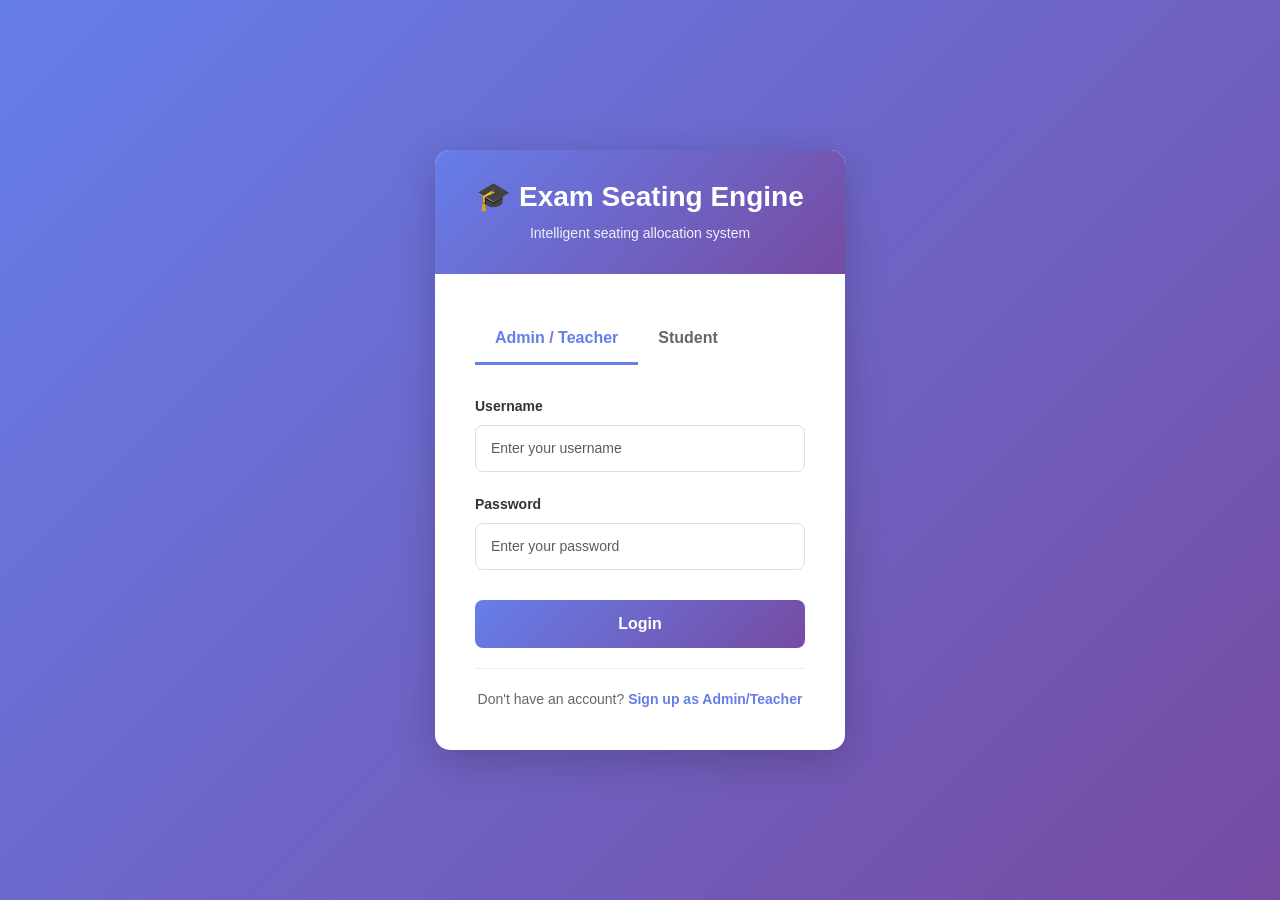
<file: student-dashboard.html>
<!DOCTYPE html>
<html lang="en">
<head>
    <meta charset="UTF-8">
    <meta name="viewport" content="width=device-width, initial-scale=1.0">
    <title>Student Dashboard - Exam Seating Engine</title>
    <link href="https://cdn.jsdelivr.net/npm/bootstrap@5.3.0/dist/css/bootstrap.min.css" rel="stylesheet">
    <link href="https://cdn.jsdelivr.net/npm/bootstrap-icons@1.11.0/font/bootstrap-icons.css" rel="stylesheet">
    <style>
        :root {
            --primary-gradient: linear-gradient(135deg, #667eea 0%, #764ba2 100%);
            --primary-color: #667eea;
            --secondary-color: #764ba2;
        }
        
        body {
            background: #f8f9fa;
            font-family: 'Segoe UI', Tahoma, Geneva, Verdana, sans-serif;
        }
        
        .navbar {
            background: white;
            border-bottom: 1px solid #eee;
            padding: 15px 0;
        }
        
        .navbar-brand {
            font-size: 24px;
            font-weight: 700;
            background: var(--primary-gradient);
            -webkit-background-clip: text;
            -webkit-text-fill-color: transparent;
            background-clip: text;
        }
        
        .navbar-brand i {
            margin-right: 8px;
        }
        
        .navbar-nav .nav-link {
            color: #666 !important;
            font-weight: 500;
            margin: 0 10px;
            transition: color 0.3s;
        }
        
        .navbar-nav .nav-link:hover {
            color: var(--primary-color) !important;
        }
        
        .logout-btn {
            background: var(--primary-gradient);
            color: white !important;
            border: none;
            border-radius: 8px;
            padding: 8px 20px;
            font-weight: 600;
            transition: all 0.3s;
            cursor: pointer;
        }
        
        .logout-btn:hover {
            transform: translateY(-2px);
            box-shadow: 0 5px 15px rgba(102, 126, 234, 0.3);
        }
        
        .container {
            max-width: 1200px;
            margin-top: 40px;
        }
        
        .welcome-section {
            background: white;
            padding: 30px;
            border-radius: 15px;
            box-shadow: 0 5px 15px rgba(0, 0, 0, 0.1);
            margin-bottom: 30px;
        }
        
        .welcome-section h1 {
            background: var(--primary-gradient);
            -webkit-background-clip: text;
            -webkit-text-fill-color: transparent;
            background-clip: text;
            margin-bottom: 10px;
        }
        
        .student-info {
            display: grid;
            grid-template-columns: repeat(auto-fit, minmax(250px, 1fr));
            gap: 20px;
            margin-top: 30px;
        }
        
        .info-card {
            background: linear-gradient(135deg, #f5f7fa 0%, #c3cfe2 100%);
            padding: 20px;
            border-radius: 12px;
            border-left: 4px solid var(--primary-color);
        }
        
        .info-label {
            font-size: 12px;
            color: #999;
            text-transform: uppercase;
            font-weight: 600;
            margin-bottom: 5px;
        }
        
        .info-value {
            font-size: 18px;
            font-weight: 700;
            color: #333;
            margin: 0;
        }
        
        .seating-section {
            background: white;
            padding: 30px;
            border-radius: 15px;
            box-shadow: 0 5px 15px rgba(0, 0, 0, 0.1);
            margin-bottom: 30px;
        }
        
        .seating-section h2 {
            color: #333;
            margin-bottom: 25px;
            font-weight: 700;
        }
        
        .seating-grid {
            display: grid;
            grid-template-columns: repeat(auto-fit, minmax(300px, 1fr));
            gap: 20px;
        }
        
        .seating-card {
            background: linear-gradient(135deg, #667eea 0%, #764ba2 100%);
            color: white;
            padding: 25px;
            border-radius: 12px;
            box-shadow: 0 5px 15px rgba(102, 126, 234, 0.3);
            transition: all 0.3s;
        }
        
        .seating-card:hover {
            transform: translateY(-5px);
            box-shadow: 0 10px 25px rgba(102, 126, 234, 0.4);
        }
        
        .seating-card h3 {
            font-size: 14px;
            opacity: 0.9;
            margin-bottom: 15px;
            text-transform: uppercase;
        }
        
        .seat-details {
            margin: 15px 0;
        }
        
        .seat-detail-row {
            display: flex;
            justify-content: space-between;
            padding: 8px 0;
            border-bottom: 1px solid rgba(255, 255, 255, 0.2);
        }
        
        .seat-detail-row:last-child {
            border-bottom: none;
        }
        
        .seat-detail-label {
            font-size: 13px;
            opacity: 0.8;
        }
        
        .seat-detail-value {
            font-weight: 600;
            font-size: 14px;
        }
        
        .seat-map-btn {
            display: inline-block;
            background: rgba(255, 255, 255, 0.2);
            color: white;
            padding: 8px 15px;
            border-radius: 6px;
            text-decoration: none;
            font-size: 12px;
            font-weight: 600;
            transition: all 0.3s;
            margin-top: 15px;
            border: 1px solid rgba(255, 255, 255, 0.3);
        }
        
        .seat-map-btn:hover {
            background: rgba(255, 255, 255, 0.3);
            color: white;
            text-decoration: none;
        }
        
        .no-seating {
            text-align: center;
            padding: 40px 20px;
            color: #999;
        }
        
        .no-seating i {
            font-size: 48px;
            margin-bottom: 15px;
            color: #ddd;
        }
        
        .loading-spinner {
            display: flex;
            justify-content: center;
            align-items: center;
            padding: 40px;
        }
        
        .spinner-border {
            width: 40px;
            height: 40px;
        }
        
        .error-alert {
            background: #f8d7da;
            border: 1px solid #f5c6cb;
            color: #721c24;
            padding: 15px;
            border-radius: 8px;
            margin-bottom: 20px;
        }
        
        .alert-dismiss {
            cursor: pointer;
            float: right;
            font-size: 20px;
            line-height: 1;
        }
    </style>
</head>
<body>
    <!-- Navigation -->
    <nav class="navbar">
        <div class="container-fluid">
            <span class="navbar-brand">
                <i class="bi bi-mortarboard"></i>
                Exam Seating Engine
            </span>
            <div class="ms-auto d-flex align-items-center gap-3">
                <span id="usernameDisplay" style="color: #666; font-weight: 500;"></span>
                <button class="logout-btn" id="logoutBtn">
                    <i class="bi bi-box-arrow-right"></i> Logout
                </button>
            </div>
        </div>
    </nav>
    
    <!-- Main Content -->
    <div class="container">
        <!-- Welcome Section -->
        <div class="welcome-section">
            <h1><i class="bi bi-hand-thumbs-up"></i> Welcome, <span id="studentName"></span>!</h1>
            <p style="color: #999; margin-bottom: 0;">View your assigned seat and exam details below.</p>
            
            <div class="student-info">
                <div class="info-card">
                    <div class="info-label">Student ID</div>
                    <p class="info-value" id="studentIdDisplay">-</p>
                </div>
                <div class="info-card">
                    <div class="info-label">Username</div>
                    <p class="info-value" id="usernameInfoDisplay">-</p>
                </div>
                <div class="info-card">
                    <div class="info-label">Email</div>
                    <p class="info-value" id="emailDisplay" style="font-size: 14px;">-</p>
                </div>
            </div>
        </div>
        
        <!-- Error Alert -->
        <div id="errorAlert" class="error-alert" style="display: none;">
            <span class="alert-dismiss" onclick="document.getElementById('errorAlert').style.display = 'none';">&times;</span>
            <strong>Error:</strong> <span id="errorMessage"></span>
        </div>
        
        <!-- Seating Assignment Section -->
        <div class="seating-section">
            <h2><i class="bi bi-chairs"></i> Your Seating Assignment</h2>
            
            <div id="seatingContent">
                <div class="loading-spinner">
                    <div class="spinner-border text-primary" role="status">
                        <span class="visually-hidden">Loading...</span>
                    </div>
                    <span style="margin-left: 15px; color: #666;">Loading your seating information...</span>
                </div>
            </div>
        </div>
    </div>
    
    <script src="https://cdn.jsdelivr.net/npm/bootstrap@5.3.0/dist/js/bootstrap.bundle.min.js"></script>
    <script src="js/auth.js"></script>
    <script>
        // Check authentication
        if (!requireAuth()) {
            // Redirect happens in requireAuth()
        } else if (!auth.isStudent()) {
            // Redirect admin/teacher to main dashboard
            window.location.href = 'index.html';
        }
        
        // Display current user info
        document.getElementById('usernameDisplay').textContent = auth.username;
        document.getElementById('studentName').textContent = auth.username;
        
        // Logout handler
        document.getElementById('logoutBtn').addEventListener('click', () => {
            if (confirm('Are you sure you want to logout?')) {
                auth.logout();
            }
        });
        
        // Load student data and seating
        async function loadStudentData() {
            try {
                // Get current user info
                const userInfo = await auth.getMe();
                
                document.getElementById('usernameInfoDisplay').textContent = userInfo.username;
                document.getElementById('emailDisplay').textContent = userInfo.email;
                document.getElementById('studentIdDisplay').textContent = userInfo.student_id || 'N/A';
                
                // Load seating for this student
                loadStudentSeating(userInfo.student_id);
            } catch (error) {
                console.error('Error loading user data:', error);
                showError(error.message);
            }
        }
        
        // Load student's seating arrangement
        async function loadStudentSeating(studentId) {
            try {
                const response = await auth.apiFetch('http://localhost:8000/api/arrangements/search', {
                    method: 'POST',
                    body: JSON.stringify({
                        field: 'student_id',
                        value: studentId
                    })
                });
                
                if (!response.ok) {
                    const error = await response.json();
                    throw new Error(error.detail || 'Failed to load seating');
                }
                
                const data = await response.json();
                
                if (!data.results || data.results.length === 0) {
                    document.getElementById('seatingContent').innerHTML = `
                        <div class="no-seating">
                            <i class="bi bi-inbox"></i>
                            <h4>No Seating Assignment Found</h4>
                            <p>Your seating has not been assigned yet. Please check back later.</p>
                        </div>
                    `;
                    return;
                }
                
                // Display seating results
                displaySeatingResults(data.results);
            } catch (error) {
                console.error('Error loading seating:', error);
                showError(error.message);
            }
        }
        
        // Display seating results
        function displaySeatingResults(seats) {
            if (seats.length === 0) {
                document.getElementById('seatingContent').innerHTML = `
                    <div class="no-seating">
                        <i class="bi bi-inbox"></i>
                        <h4>No Seating Assignment</h4>
                        <p>Your seating has not been assigned yet.</p>
                    </div>
                `;
                return;
            }
            
            let html = '<div class="seating-grid">';
            
            seats.forEach(seat => {
                const arrangement = seat.arrangement;
                html += `
                    <div class="seating-card">
                        <h3>Exam Hall: ${arrangement?.hall_name || 'Unknown'}</h3>
                        <div class="seat-details">
                            <div class="seat-detail-row">
                                <span class="seat-detail-label">Seat Number:</span>
                                <span class="seat-detail-value">${seat.seat_number}</span>
                            </div>
                            <div class="seat-detail-row">
                                <span class="seat-detail-label">Exam Date:</span>
                                <span class="seat-detail-value">${arrangement?.exam_date || 'N/A'}</span>
                            </div>
                            <div class="seat-detail-row">
                                <span class="seat-detail-label">Subject:</span>
                                <span class="seat-detail-value">${seat.subject || 'N/A'}</span>
                            </div>
                            <div class="seat-detail-row">
                                <span class="seat-detail-label">Row:</span>
                                <span class="seat-detail-value">${seat.row}</span>
                            </div>
                            <div class="seat-detail-row">
                                <span class="seat-detail-label">Column:</span>
                                <span class="seat-detail-value">${seat.col}</span>
                            </div>
                        </div>
                        <a href="#" class="seat-map-btn" onclick="viewSeatMap('${arrangement?.arrangement_id}'); return false;">
                            <i class="bi bi-eye"></i> View Seat Map
                        </a>
                    </div>
                `;
            });
            
            html += '</div>';
            document.getElementById('seatingContent').innerHTML = html;
        }
        
        // View seat map
        function viewSeatMap(arrangementId) {
            // Open seat map in modal or new window
            window.open(`seat-map.html?id=${arrangementId}`, '_blank', 'width=900,height=700');
        }
        
        // Show error message
        function showError(message) {
            document.getElementById('errorMessage').textContent = message;
            document.getElementById('errorAlert').style.display = 'block';
            document.getElementById('seatingContent').innerHTML = '';
        }
        
        // Load data on page load
        window.addEventListener('load', loadStudentData);
    </script>
</body>
</html>
</file>
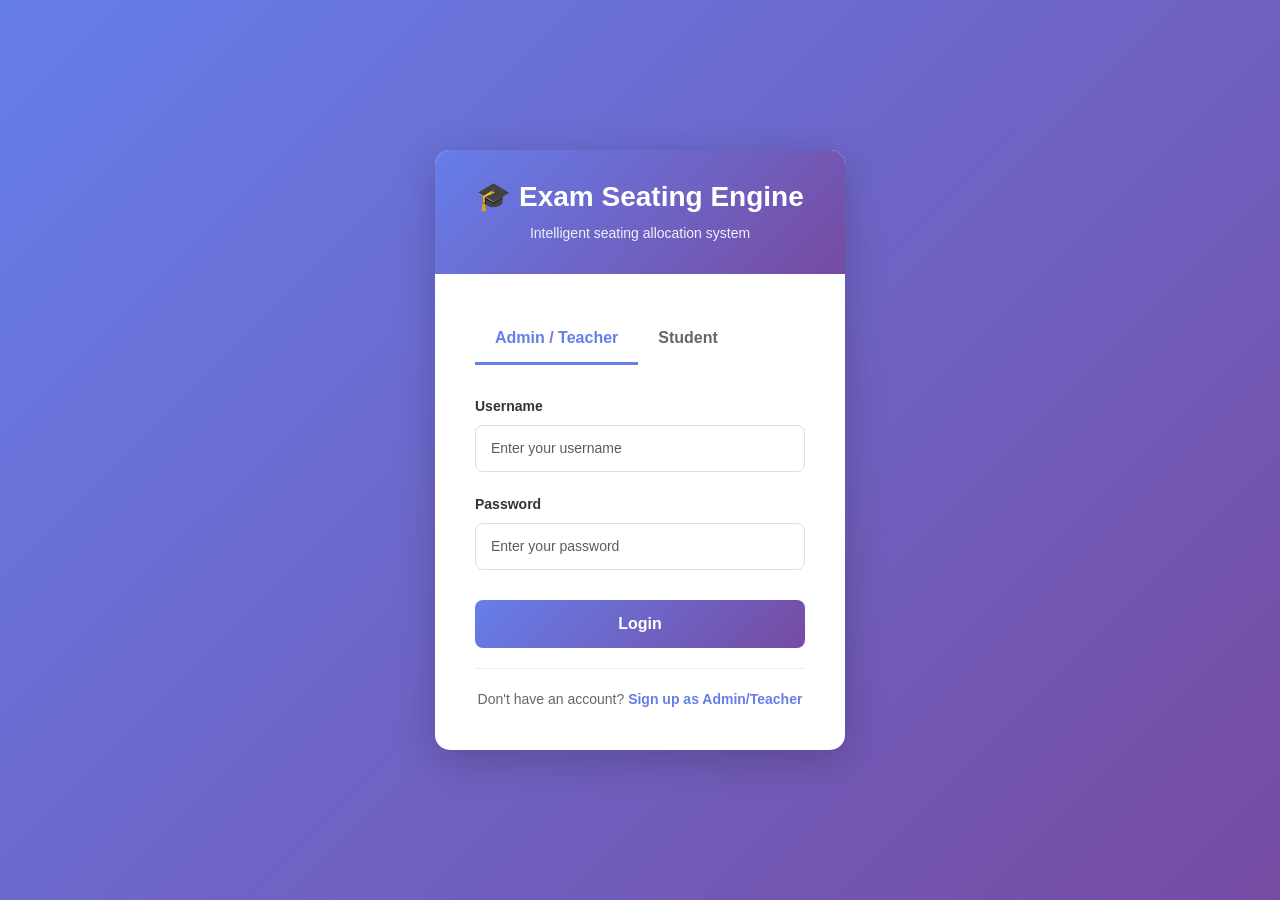
<file: frontend/login.html>
<!DOCTYPE html>
<html lang="en">
<head>
    <meta charset="UTF-8">
    <meta name="viewport" content="width=device-width, initial-scale=1.0">
    <title>Exam Seating Engine - Login</title>
    <link href="https://cdn.jsdelivr.net/npm/bootstrap@5.3.0/dist/css/bootstrap.min.css" rel="stylesheet">
    <style>
        body {
            background: linear-gradient(135deg, #667eea 0%, #764ba2 100%);
            min-height: 100vh;
            display: flex;
            align-items: center;
            justify-content: center;
            font-family: 'Segoe UI', Tahoma, Geneva, Verdana, sans-serif;
        }
        
        .login-container {
            max-width: 450px;
            width: 100%;
            padding: 20px;
        }
        
        .login-card {
            background: white;
            border-radius: 15px;
            box-shadow: 0 10px 40px rgba(0, 0, 0, 0.2);
            overflow: hidden;
        }
        
        .login-header {
            background: linear-gradient(135deg, #667eea 0%, #764ba2 100%);
            color: white;
            padding: 30px;
            text-align: center;
        }
        
        .login-header h1 {
            font-size: 28px;
            margin-bottom: 10px;
            font-weight: 700;
        }
        
        .login-header p {
            font-size: 14px;
            opacity: 0.9;
            margin: 0;
        }
        
        .login-body {
            padding: 40px;
        }
        
        .nav-tabs {
            border: none;
            margin-bottom: 30px;
        }
        
        .nav-tabs .nav-link {
            color: #666;
            border: none;
            border-bottom: 3px solid transparent;
            font-weight: 600;
            padding: 12px 20px;
            transition: all 0.3s ease;
        }
        
        .nav-tabs .nav-link:hover {
            border-bottom-color: #667eea;
            color: #667eea;
        }
        
        .nav-tabs .nav-link.active {
            color: #667eea;
            border-bottom-color: #667eea;
            background: transparent;
        }
        
        .form-group {
            margin-bottom: 20px;
        }
        
        .form-label {
            font-weight: 600;
            color: #333;
            margin-bottom: 8px;
            font-size: 14px;
        }
        
        .form-control {
            border: 1px solid #ddd;
            border-radius: 8px;
            padding: 12px 15px;
            font-size: 14px;
            transition: all 0.3s ease;
        }
        
        .form-control:focus {
            border-color: #667eea;
            box-shadow: 0 0 0 0.2rem rgba(102, 126, 234, 0.15);
        }
        
        .btn-login {
            width: 100%;
            padding: 12px;
            border: none;
            border-radius: 8px;
            background: linear-gradient(135deg, #667eea 0%, #764ba2 100%);
            color: white;
            font-weight: 600;
            cursor: pointer;
            transition: all 0.3s ease;
            margin-top: 10px;
        }
        
        .btn-login:hover {
            transform: translateY(-2px);
            box-shadow: 0 10px 20px rgba(102, 126, 234, 0.3);
            color: white;
        }
        
        .btn-login:active {
            transform: translateY(0);
        }
        
        .error-message {
            color: #dc3545;
            font-size: 13px;
            margin-top: 10px;
            padding: 10px;
            background: #f8d7da;
            border-radius: 6px;
            display: none;
        }
        
        .success-message {
            color: #155724;
            font-size: 13px;
            margin-top: 10px;
            padding: 10px;
            background: #d4edda;
            border-radius: 6px;
            display: none;
        }
        
        .signup-link {
            text-align: center;
            margin-top: 20px;
            padding-top: 20px;
            border-top: 1px solid #eee;
        }
        
        .signup-link p {
            margin: 0;
            color: #666;
            font-size: 14px;
        }
        
        .signup-link a {
            color: #667eea;
            text-decoration: none;
            font-weight: 600;
        }
        
        .signup-link a:hover {
            text-decoration: underline;
        }
        
        .loading {
            display: none;
            text-align: center;
            padding: 10px;
        }
        
        .spinner-border {
            width: 20px;
            height: 20px;
            margin-right: 10px;
        }
    </style>
</head>
<body>
    <div class="login-container">
        <div class="login-card">
            <div class="login-header">
                <h1>🎓 Exam Seating Engine</h1>
                <p>Intelligent seating allocation system</p>
            </div>
            
            <div class="login-body">
                <!-- Navigation Tabs -->
                <ul class="nav nav-tabs" role="tablist">
                    <li class="nav-item" role="presentation">
                        <button class="nav-link active" id="admin-tab" data-bs-toggle="tab" data-bs-target="#admin-panel" type="button" role="tab">
                            Admin / Teacher
                        </button>
                    </li>
                    <li class="nav-item" role="presentation">
                        <button class="nav-link" id="student-tab" data-bs-toggle="tab" data-bs-target="#student-panel" type="button" role="tab">
                            Student
                        </button>
                    </li>
                </ul>
                
                <!-- Tab Content -->
                <div class="tab-content">
                    <!-- Admin/Teacher Login Tab -->
                    <div class="tab-pane fade show active" id="admin-panel" role="tabpanel">
                        <form id="adminLoginForm">
                            <div class="form-group">
                                <label class="form-label" for="adminUsername">Username</label>
                                <input type="text" class="form-control" id="adminUsername" name="username" placeholder="Enter your username" required>
                            </div>
                            
                            <div class="form-group">
                                <label class="form-label" for="adminPassword">Password</label>
                                <input type="password" class="form-control" id="adminPassword" name="password" placeholder="Enter your password" required>
                            </div>
                            
                            <div id="adminError" class="error-message"></div>
                            <div id="adminSuccess" class="success-message"></div>
                            
                            <div class="loading" id="adminLoading">
                                <div class="spinner-border text-primary" role="status"></div>
                                <span>Logging in...</span>
                            </div>
                            
                            <button type="submit" class="btn-login" id="adminLoginBtn">Login</button>
                        </form>
                        
                        <div class="signup-link">
                            <p>Don't have an account? <a href="signup.html?role=admin">Sign up as Admin/Teacher</a></p>
                        </div>
                    </div>
                    
                    <!-- Student Login Tab -->
                    <div class="tab-pane fade" id="student-panel" role="tabpanel">
                        <form id="studentLoginForm">
                            <div class="form-group">
                                <label class="form-label" for="studentUsername">Username</label>
                                <input type="text" class="form-control" id="studentUsername" name="username" placeholder="Enter your username" required>
                            </div>
                            
                            <div class="form-group">
                                <label class="form-label" for="studentPassword">Password</label>
                                <input type="password" class="form-control" id="studentPassword" name="password" placeholder="Enter your password" required>
                            </div>
                            
                            <div id="studentError" class="error-message"></div>
                            <div id="studentSuccess" class="success-message"></div>
                            
                            <div class="loading" id="studentLoading">
                                <div class="spinner-border text-primary" role="status"></div>
                                <span>Logging in...</span>
                            </div>
                            
                            <button type="submit" class="btn-login" id="studentLoginBtn">Login</button>
                        </form>
                        
                        <div class="signup-link">
                            <p>Don't have an account? <a href="signup.html?role=student">Sign up as Student</a></p>
                        </div>
                    </div>
                </div>
            </div>
        </div>
    </div>
    
    <script src="https://cdn.jsdelivr.net/npm/bootstrap@5.3.0/dist/js/bootstrap.bundle.min.js"></script>
    <script src="js/auth.js"></script>
    <script>
        // Admin/Teacher Login Handler
        document.getElementById('adminLoginForm').addEventListener('submit', async (e) => {
            e.preventDefault();
            
            const username = document.getElementById('adminUsername').value.trim();
            const password = document.getElementById('adminPassword').value;
            const errorDiv = document.getElementById('adminError');
            const successDiv = document.getElementById('adminSuccess');
            const loadingDiv = document.getElementById('adminLoading');
            const loginBtn = document.getElementById('adminLoginBtn');
            
            errorDiv.style.display = 'none';
            errorDiv.innerHTML = '';
            successDiv.style.display = 'none';
            successDiv.innerHTML = '';
            
            if (!username || !password) {
                errorDiv.innerHTML = '❌ Please enter username and password';
                errorDiv.style.display = 'block';
                return;
            }
            
            loadingDiv.style.display = 'block';
            loginBtn.disabled = true;
            
            try {
                console.log('Admin login attempt for:', username);
                
                const response = await fetch('http://127.0.0.1:8081/api/auth/login', {
                    method: 'POST',
                    headers: {
                        'Content-Type': 'application/json',
                    },
                    body: JSON.stringify({ username, password })
                });
                
                console.log('Login response status:', response.status);
                
                const data = await response.json();
                console.log('Login response:', data);
                
                if (!response.ok) {
                    throw new Error(data.detail || data.message || 'Login failed');
                }
                
                // Store token in localStorage
                localStorage.setItem('token', data.access_token);
                localStorage.setItem('user_id', data.user_id);
                localStorage.setItem('username', data.username);
                localStorage.setItem('role', data.role);
                
                successDiv.innerHTML = '✅ Login successful! Redirecting...';
                successDiv.style.display = 'block';
                
                // Redirect to admin dashboard
                setTimeout(() => {
                    window.location.href = 'index.html';
                }, 1500);
                
            } catch (error) {
                console.error('Admin login error:', error);
                errorDiv.innerHTML = '❌ ' + (error.message || 'Login failed. Please check your credentials.');
                errorDiv.style.display = 'block';
            } finally {
                loadingDiv.style.display = 'none';
                loginBtn.disabled = false;
            }
        });
        
        // Student Login Handler
        document.getElementById('studentLoginForm').addEventListener('submit', async (e) => {
            e.preventDefault();
            
            const username = document.getElementById('studentUsername').value.trim();
            const password = document.getElementById('studentPassword').value;
            const errorDiv = document.getElementById('studentError');
            const successDiv = document.getElementById('studentSuccess');
            const loadingDiv = document.getElementById('studentLoading');
            const loginBtn = document.getElementById('studentLoginBtn');
            
            errorDiv.style.display = 'none';
            errorDiv.innerHTML = '';
            successDiv.style.display = 'none';
            successDiv.innerHTML = '';
            
            if (!username || !password) {
                errorDiv.innerHTML = '❌ Please enter username and password';
                errorDiv.style.display = 'block';
                return;
            }
            
            loadingDiv.style.display = 'block';
            loginBtn.disabled = true;
            
            try {
                console.log('Student login attempt for:', username);
                
                const response = await fetch('http://127.0.0.1:8081/api/auth/login', {
                    method: 'POST',
                    headers: {
                        'Content-Type': 'application/json',
                    },
                    body: JSON.stringify({ username, password })
                });
                
                console.log('Login response status:', response.status);
                
                const data = await response.json();
                console.log('Login response:', data);
                
                if (!response.ok) {
                    throw new Error(data.detail || data.message || 'Login failed');
                }
                
                // Store token in localStorage
                localStorage.setItem('token', data.access_token);
                localStorage.setItem('user_id', data.user_id);
                localStorage.setItem('username', data.username);
                localStorage.setItem('role', data.role);
                
                successDiv.innerHTML = '✅ Login successful! Redirecting...';
                successDiv.style.display = 'block';
                
                // Redirect to student dashboard
                setTimeout(() => {
                    window.location.href = 'student-dashboard.html';
                }, 1500);
                
            } catch (error) {
                console.error('Student login error:', error);
                errorDiv.innerHTML = '❌ ' + (error.message || 'Login failed. Please check your credentials.');
                errorDiv.style.display = 'block';
            } finally {
                loadingDiv.style.display = 'none';
                loginBtn.disabled = false;
            }
        });
    </script>
</body>
</html>
</file>
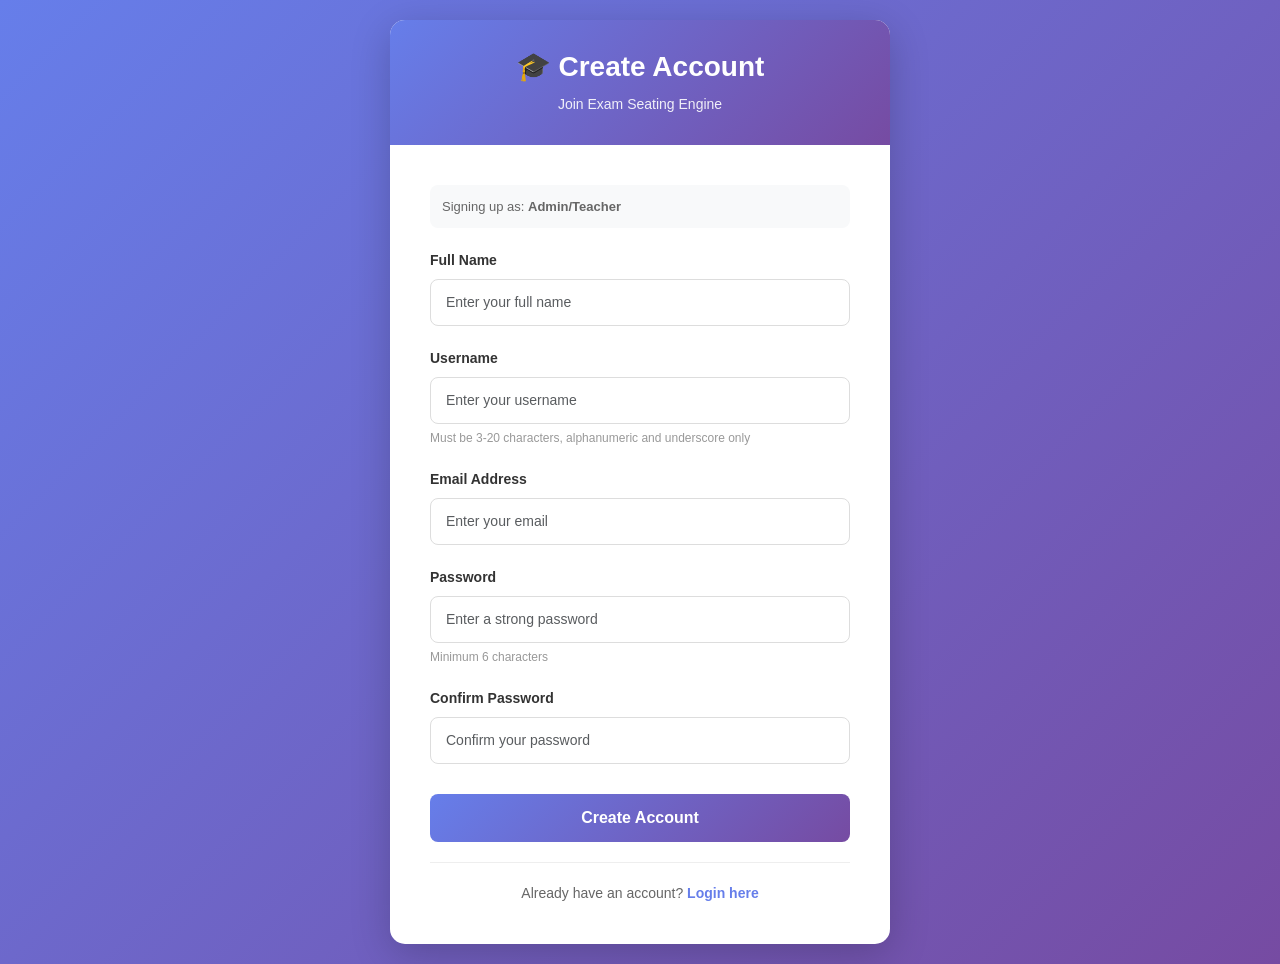
<file: frontend/signup.html>
<!DOCTYPE html>
<html lang="en">
<head>
    <meta charset="UTF-8">
    <meta name="viewport" content="width=device-width, initial-scale=1.0">
    <title>Exam Seating Engine - Sign Up</title>
    <link href="https://cdn.jsdelivr.net/npm/bootstrap@5.3.0/dist/css/bootstrap.min.css" rel="stylesheet">
    <style>
        body {
            background: linear-gradient(135deg, #667eea 0%, #764ba2 100%);
            min-height: 100vh;
            display: flex;
            align-items: center;
            justify-content: center;
            font-family: 'Segoe UI', Tahoma, Geneva, Verdana, sans-serif;
            padding: 20px;
        }
        
        .signup-container {
            max-width: 500px;
            width: 100%;
        }
        
        .signup-card {
            background: white;
            border-radius: 15px;
            box-shadow: 0 10px 40px rgba(0, 0, 0, 0.2);
            overflow: hidden;
        }
        
        .signup-header {
            background: linear-gradient(135deg, #667eea 0%, #764ba2 100%);
            color: white;
            padding: 30px;
            text-align: center;
        }
        
        .signup-header h1 {
            font-size: 28px;
            margin-bottom: 10px;
            font-weight: 700;
        }
        
        .signup-header p {
            font-size: 14px;
            opacity: 0.9;
            margin: 0;
        }
        
        .signup-body {
            padding: 40px;
        }
        
        .form-group {
            margin-bottom: 20px;
        }
        
        .form-label {
            font-weight: 600;
            color: #333;
            margin-bottom: 8px;
            font-size: 14px;
        }
        
        .form-control {
            border: 1px solid #ddd;
            border-radius: 8px;
            padding: 12px 15px;
            font-size: 14px;
            transition: all 0.3s ease;
        }
        
        .form-control:focus {
            border-color: #667eea;
            box-shadow: 0 0 0 0.2rem rgba(102, 126, 234, 0.15);
        }
        
        .btn-signup {
            width: 100%;
            padding: 12px;
            border: none;
            border-radius: 8px;
            background: linear-gradient(135deg, #667eea 0%, #764ba2 100%);
            color: white;
            font-weight: 600;
            cursor: pointer;
            transition: all 0.3s ease;
            margin-top: 10px;
        }
        
        .btn-signup:hover {
            transform: translateY(-2px);
            box-shadow: 0 10px 20px rgba(102, 126, 234, 0.3);
            color: white;
        }
        
        .btn-signup:active {
            transform: translateY(0);
        }
        
        .error-message {
            color: #dc3545;
            font-size: 13px;
            margin-top: 10px;
            padding: 10px;
            background: #f8d7da;
            border-radius: 6px;
            display: none;
        }
        
        .success-message {
            color: #155724;
            font-size: 13px;
            margin-top: 10px;
            padding: 10px;
            background: #d4edda;
            border-radius: 6px;
            display: none;
        }
        
        .login-link {
            text-align: center;
            margin-top: 20px;
            padding-top: 20px;
            border-top: 1px solid #eee;
        }
        
        .login-link p {
            margin: 0;
            color: #666;
            font-size: 14px;
        }
        
        .login-link a {
            color: #667eea;
            text-decoration: none;
            font-weight: 600;
        }
        
        .login-link a:hover {
            text-decoration: underline;
        }
        
        .loading {
            display: none;
            text-align: center;
            padding: 10px;
        }
        
        .spinner-border {
            width: 20px;
            height: 20px;
            margin-right: 10px;
        }
        
        .role-info {
            background: #f8f9fa;
            padding: 12px;
            border-radius: 8px;
            margin-bottom: 20px;
            font-size: 13px;
            color: #666;
        }
        
        .form-text {
            font-size: 12px;
            color: #999;
            margin-top: 5px;
        }
    </style>
</head>
<body>
    <div class="signup-container">
        <div class="signup-card">
            <div class="signup-header">
                <h1>🎓 Create Account</h1>
                <p>Join Exam Seating Engine</p>
            </div>
            
            <div class="signup-body">
                <div class="role-info" id="roleInfo">
                    Signing up as: <strong id="roleDisplay">Admin/Teacher</strong>
                </div>
                
                <form id="signupForm">
                    <input type="hidden" id="role" name="role" value="admin">
                    
                    <div class="form-group">
                        <label class="form-label" for="fullName">Full Name</label>
                        <input type="text" class="form-control" id="fullName" name="name" placeholder="Enter your full name" required>
                    </div>
                    
                    <div class="form-group">
                        <label class="form-label" for="username">Username</label>
                        <input type="text" class="form-control" id="username" name="username" placeholder="Enter your username" required>
                        <div class="form-text">Must be 3-20 characters, alphanumeric and underscore only</div>
                    </div>
                    
                    <div class="form-group">
                        <label class="form-label" for="email">Email Address</label>
                        <input type="email" class="form-control" id="email" name="email" placeholder="Enter your email" required>
                    </div>
                    
                    <div class="form-group">
                        <label class="form-label" for="password">Password</label>
                        <input type="password" class="form-control" id="password" name="password" placeholder="Enter a strong password" required>
                        <div class="form-text">Minimum 6 characters</div>
                    </div>
                    
                    <div class="form-group">
                        <label class="form-label" for="confirmPassword">Confirm Password</label>
                        <input type="password" class="form-control" id="confirmPassword" name="confirmPassword" placeholder="Confirm your password" required>
                    </div>
                    
                    <!-- Student ID field (shown only for students) -->
                    <div class="form-group" id="studentIdGroup" style="display: none;">
                        <label class="form-label" for="studentId">Student ID</label>
                        <input type="text" class="form-control" id="studentId" name="student_id" placeholder="Enter your student ID">
                        <div class="form-text">e.g., STU001, A00123</div>
                    </div>
                    
                    <div id="errorMessage" class="error-message"></div>
                    <div id="successMessage" class="success-message"></div>
                    
                    <div class="loading" id="loadingDiv">
                        <div class="spinner-border text-primary" role="status"></div>
                        <span>Creating account...</span>
                    </div>
                    
                    <button type="submit" class="btn-signup" id="signupBtn">Create Account</button>
                </form>
                
                <div class="login-link">
                    <p>Already have an account? <a href="login.html">Login here</a></p>
                </div>
            </div>
        </div>
    </div>
    
    <script>
        // Get role from URL parameters
        const urlParams = new URLSearchParams(window.location.search);
        const role = urlParams.get('role') || 'admin';
        
        document.getElementById('role').value = role;
        document.getElementById('roleDisplay').textContent = role === 'student' ? 'Student' : 'Admin/Teacher';
        
        // Show student ID field only for students
        if (role === 'student') {
            document.getElementById('studentIdGroup').style.display = 'block';
            document.getElementById('studentId').required = true;
        }
        
        // Handle signup form submission
        document.getElementById('signupForm').addEventListener('submit', async (e) => {
            e.preventDefault();
            
            const fullName = document.getElementById('fullName').value.trim();
            const username = document.getElementById('username').value.trim();
            const email = document.getElementById('email').value.trim();
            const password = document.getElementById('password').value;
            const confirmPassword = document.getElementById('confirmPassword').value;
            const studentId = document.getElementById('studentId').value.trim();
            const errorDiv = document.getElementById('errorMessage');
            const successDiv = document.getElementById('successMessage');
            const loadingDiv = document.getElementById('loadingDiv');
            const signupBtn = document.getElementById('signupBtn');
            
            errorDiv.style.display = 'none';
            errorDiv.innerHTML = '';
            successDiv.style.display = 'none';
            successDiv.innerHTML = '';
            
            // Client-side validation
            if (!fullName) {
                errorDiv.innerHTML = '❌ Full name is required';
                errorDiv.style.display = 'block';
                return;
            }
            
            if (username.length < 3 || username.length > 20) {
                errorDiv.innerHTML = '❌ Username must be 3-20 characters';
                errorDiv.style.display = 'block';
                return;
            }
            
            if (!email || !email.includes('@')) {
                errorDiv.innerHTML = '❌ Valid email address is required';
                errorDiv.style.display = 'block';
                return;
            }
            
            if (password.length < 6) {
                errorDiv.innerHTML = '❌ Password must be at least 6 characters';
                errorDiv.style.display = 'block';
                return;
            }
            
            if (password.length > 72) {
                errorDiv.innerHTML = '❌ Password must not exceed 72 characters';
                errorDiv.style.display = 'block';
                return;
            }
            
            if (password !== confirmPassword) {
                errorDiv.innerHTML = '❌ Passwords do not match';
                errorDiv.style.display = 'block';
                return;
            }
            
            if (role === 'student' && !studentId) {
                errorDiv.innerHTML = '❌ Student ID is required';
                errorDiv.style.display = 'block';
                return;
            }
            
            loadingDiv.style.display = 'block';
            signupBtn.disabled = true;
            
            try {
                console.log('Submitting signup form for role:', role);
                
                const payload = {
                    name: fullName,
                    username: username,
                    email: email,
                    password: password,
                    role: role,
                    student_id: role === 'student' ? studentId : null
                };
                
                console.log('Payload:', payload);
                
                const response = await fetch('http://127.0.0.1:8081/api/auth/signup', {
                    method: 'POST',
                    headers: {
                        'Content-Type': 'application/json',
                    },
                    body: JSON.stringify(payload)
                });
                
                console.log('Response status:', response.status);
                
                const data = await response.json();
                console.log('Response data:', data);
                
                if (!response.ok) {
                    throw new Error(data.detail || data.message || 'Signup failed');
                }
                
                successDiv.innerHTML = '✅ Account created successfully! Redirecting to login...';
                successDiv.style.display = 'block';
                
                // Redirect to login page immediately (will happen in 1 second)
                await new Promise(resolve => setTimeout(resolve, 1000));
                window.location.href = 'login.html';
                
            } catch (error) {
                console.error('Signup error:', error);
                errorDiv.innerHTML = '❌ ' + (error.message || 'Signup failed. Please try again.');
                errorDiv.style.display = 'block';
            } finally {
                loadingDiv.style.display = 'none';
                signupBtn.disabled = false;
            }
        });
    </script>
</body>
</html>
</file>
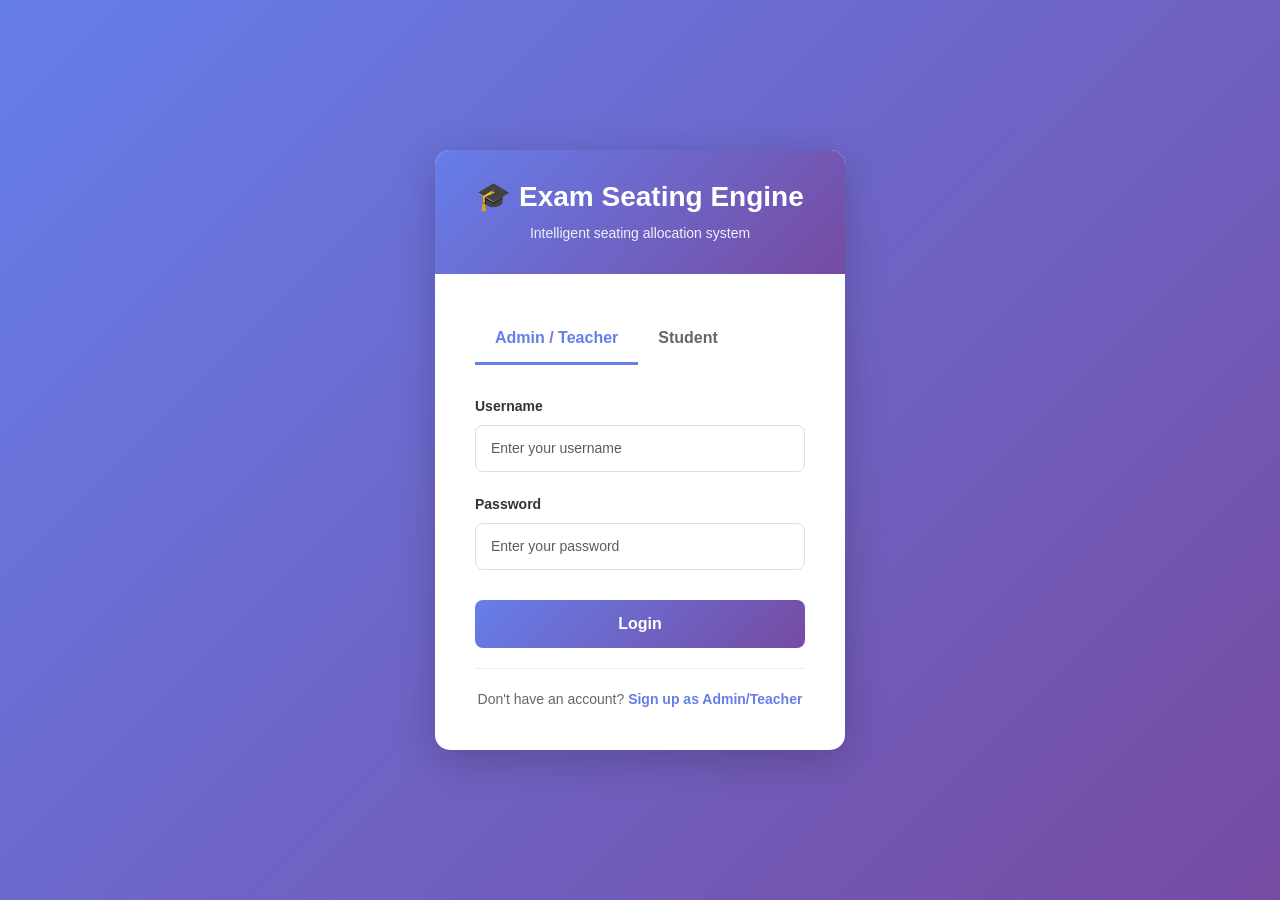
<file: frontend/student-dashboard.html>
<!DOCTYPE html>
<html lang="en">
<head>
    <meta charset="UTF-8">
    <meta name="viewport" content="width=device-width, initial-scale=1.0">
    <title>Student Dashboard - Exam Seating Engine</title>
    <link href="https://cdn.jsdelivr.net/npm/bootstrap@5.3.0/dist/css/bootstrap.min.css" rel="stylesheet">
    <link href="https://cdn.jsdelivr.net/npm/bootstrap-icons@1.11.0/font/bootstrap-icons.css" rel="stylesheet">
    <style>
        :root {
            --primary-gradient: linear-gradient(135deg, #667eea 0%, #764ba2 100%);
            --primary-color: #667eea;
            --secondary-color: #764ba2;
        }
        
        body {
            background: #f8f9fa;
            font-family: 'Segoe UI', Tahoma, Geneva, Verdana, sans-serif;
        }
        
        .navbar {
            background: white;
            border-bottom: 1px solid #eee;
            padding: 15px 0;
        }
        
        .navbar-brand {
            font-size: 24px;
            font-weight: 700;
            background: var(--primary-gradient);
            -webkit-background-clip: text;
            -webkit-text-fill-color: transparent;
            background-clip: text;
        }
        
        .navbar-brand i {
            margin-right: 8px;
        }
        
        .navbar-nav .nav-link {
            color: #666 !important;
            font-weight: 500;
            margin: 0 10px;
            transition: color 0.3s;
        }
        
        .navbar-nav .nav-link:hover {
            color: var(--primary-color) !important;
        }
        
        .logout-btn {
            background: var(--primary-gradient);
            color: white !important;
            border: none;
            border-radius: 8px;
            padding: 8px 20px;
            font-weight: 600;
            transition: all 0.3s;
            cursor: pointer;
        }
        
        .logout-btn:hover {
            transform: translateY(-2px);
            box-shadow: 0 5px 15px rgba(102, 126, 234, 0.3);
        }
        
        .container {
            max-width: 1200px;
            margin-top: 40px;
        }
        
        .welcome-section {
            background: white;
            padding: 30px;
            border-radius: 15px;
            box-shadow: 0 5px 15px rgba(0, 0, 0, 0.1);
            margin-bottom: 30px;
        }
        
        .welcome-section h1 {
            background: var(--primary-gradient);
            -webkit-background-clip: text;
            -webkit-text-fill-color: transparent;
            background-clip: text;
            margin-bottom: 10px;
        }
        
        .student-info {
            display: grid;
            grid-template-columns: repeat(auto-fit, minmax(250px, 1fr));
            gap: 20px;
            margin-top: 30px;
        }
        
        .info-card {
            background: linear-gradient(135deg, #f5f7fa 0%, #c3cfe2 100%);
            padding: 20px;
            border-radius: 12px;
            border-left: 4px solid var(--primary-color);
        }
        
        .info-label {
            font-size: 12px;
            color: #999;
            text-transform: uppercase;
            font-weight: 600;
            margin-bottom: 5px;
        }
        
        .info-value {
            font-size: 18px;
            font-weight: 700;
            color: #333;
            margin: 0;
        }
        
        .seating-section {
            background: white;
            padding: 30px;
            border-radius: 15px;
            box-shadow: 0 5px 15px rgba(0, 0, 0, 0.1);
            margin-bottom: 30px;
        }
        
        .seating-section h2 {
            color: #333;
            margin-bottom: 25px;
            font-weight: 700;
        }
        
        .seating-grid {
            display: grid;
            grid-template-columns: repeat(auto-fit, minmax(300px, 1fr));
            gap: 20px;
        }
        
        .seating-card {
            background: linear-gradient(135deg, #667eea 0%, #764ba2 100%);
            color: white;
            padding: 25px;
            border-radius: 12px;
            box-shadow: 0 5px 15px rgba(102, 126, 234, 0.3);
            transition: all 0.3s;
        }
        
        .seating-card:hover {
            transform: translateY(-5px);
            box-shadow: 0 10px 25px rgba(102, 126, 234, 0.4);
        }
        
        .seating-card h3 {
            font-size: 14px;
            opacity: 0.9;
            margin-bottom: 15px;
            text-transform: uppercase;
        }
        
        .seat-details {
            margin: 15px 0;
        }
        
        .seat-detail-row {
            display: flex;
            justify-content: space-between;
            padding: 8px 0;
            border-bottom: 1px solid rgba(255, 255, 255, 0.2);
        }
        
        .seat-detail-row:last-child {
            border-bottom: none;
        }
        
        .seat-detail-label {
            font-size: 13px;
            opacity: 0.8;
        }
        
        .seat-detail-value {
            font-weight: 600;
            font-size: 14px;
        }
        
        .seat-map-btn {
            display: inline-block;
            background: rgba(255, 255, 255, 0.2);
            color: white;
            padding: 8px 15px;
            border-radius: 6px;
            text-decoration: none;
            font-size: 12px;
            font-weight: 600;
            transition: all 0.3s;
            margin-top: 15px;
            border: 1px solid rgba(255, 255, 255, 0.3);
        }
        
        .seat-map-btn:hover {
            background: rgba(255, 255, 255, 0.3);
            color: white;
            text-decoration: none;
        }
        
        .no-seating {
            text-align: center;
            padding: 40px 20px;
            color: #999;
        }
        
        .no-seating i {
            font-size: 48px;
            margin-bottom: 15px;
            color: #ddd;
        }
        
        .loading-spinner {
            display: flex;
            justify-content: center;
            align-items: center;
            padding: 40px;
        }
        
        .spinner-border {
            width: 40px;
            height: 40px;
        }
        
        .error-alert {
            background: #f8d7da;
            border: 1px solid #f5c6cb;
            color: #721c24;
            padding: 15px;
            border-radius: 8px;
            margin-bottom: 20px;
        }
        
        .alert-dismiss {
            cursor: pointer;
            float: right;
            font-size: 20px;
            line-height: 1;
        }
    </style>
</head>
<body>
    <!-- Navigation -->
    <nav class="navbar">
        <div class="container-fluid">
            <span class="navbar-brand">
                <i class="bi bi-mortarboard"></i>
                Exam Seating Engine
            </span>
            <div class="ms-auto d-flex align-items-center gap-3">
                <span id="usernameDisplay" style="color: #666; font-weight: 500;"></span>
                <button class="logout-btn" id="logoutBtn">
                    <i class="bi bi-box-arrow-right"></i> Logout
                </button>
            </div>
        </div>
    </nav>
    
    <!-- Main Content -->
    <div class="container">
        <!-- Welcome Section -->
        <div class="welcome-section">
            <h1><i class="bi bi-hand-thumbs-up"></i> Welcome, <span id="studentName"></span>!</h1>
            <p style="color: #999; margin-bottom: 0;">View your assigned seat and exam details below.</p>
            
            <div class="student-info">
                <div class="info-card">
                    <div class="info-label">Student ID</div>
                    <p class="info-value" id="studentIdDisplay">-</p>
                </div>
                <div class="info-card">
                    <div class="info-label">Username</div>
                    <p class="info-value" id="usernameInfoDisplay">-</p>
                </div>
                <div class="info-card">
                    <div class="info-label">Email</div>
                    <p class="info-value" id="emailDisplay" style="font-size: 14px;">-</p>
                </div>
            </div>
        </div>
        
        <!-- Error Alert -->
        <div id="errorAlert" class="error-alert" style="display: none;">
            <span class="alert-dismiss" onclick="document.getElementById('errorAlert').style.display = 'none';">&times;</span>
            <strong>Error:</strong> <span id="errorMessage"></span>
        </div>
        
        <!-- Seating Assignment Section -->
        <div class="seating-section">
            <h2><i class="bi bi-chairs"></i> Your Seating Assignment</h2>
            
            <div id="seatingContent">
                <div class="loading-spinner">
                    <div class="spinner-border text-primary" role="status">
                        <span class="visually-hidden">Loading...</span>
                    </div>
                    <span style="margin-left: 15px; color: #666;">Loading your seating information...</span>
                </div>
            </div>
        </div>
    </div>
    
    <script src="https://cdn.jsdelivr.net/npm/bootstrap@5.3.0/dist/js/bootstrap.bundle.min.js"></script>
    <script src="js/auth.js"></script>
    <script>
        // Check authentication
        if (!requireAuth()) {
            // Redirect happens in requireAuth()
        } else if (!auth.isStudent()) {
            // Redirect admin/teacher to main dashboard
            window.location.href = 'index.html';
        }
        
        // Display current user info
        document.getElementById('usernameDisplay').textContent = auth.username;
        document.getElementById('studentName').textContent = auth.username;
        
        // Logout handler
        document.getElementById('logoutBtn').addEventListener('click', () => {
            if (confirm('Are you sure you want to logout?')) {
                auth.logout();
            }
        });
        
        // Load student data and seating
        async function loadStudentData() {
            try {
                // Get current user info
                const userInfo = await auth.getMe();
                
                document.getElementById('usernameInfoDisplay').textContent = userInfo.username;
                document.getElementById('emailDisplay').textContent = userInfo.email;
                document.getElementById('studentIdDisplay').textContent = userInfo.student_id || 'N/A';
                
                // Load seating for this student
                loadStudentSeating(userInfo.student_id);
            } catch (error) {
                console.error('Error loading user data:', error);
                showError(error.message);
            }
        }
        
        // Load student's seating arrangement
        async function loadStudentSeating(studentId) {
            try {
                const response = await auth.apiFetch('http://127.0.0.1:8081/api/arrangements/search', {
                    method: 'POST',
                    body: JSON.stringify({
                        field: 'student_id',
                        value: studentId
                    })
                });
                
                if (!response.ok) {
                    const error = await response.json();
                    throw new Error(error.detail || 'Failed to load seating');
                }
                
                const data = await response.json();
                
                if (!data.results || data.results.length === 0) {
                    document.getElementById('seatingContent').innerHTML = `
                        <div class="no-seating">
                            <i class="bi bi-inbox"></i>
                            <h4>No Seating Assignment Found</h4>
                            <p>Your seating has not been assigned yet. Please check back later.</p>
                        </div>
                    `;
                    return;
                }
                
                // Display seating results
                displaySeatingResults(data.results);
            } catch (error) {
                console.error('Error loading seating:', error);
                showError(error.message);
            }
        }
        
        // Display seating results with detailed venue information
        function displaySeatingResults(results) {
            if (!results || results.length === 0) {
                document.getElementById('seatingContent').innerHTML = `
                    <div class="no-seating">
                        <i class="bi bi-inbox"></i>
                        <h4>No Seating Assignment</h4>
                        <p>Your seating has not been assigned yet. Please check back later.</p>
                    </div>
                `;
                return;
            }
            
            let html = '<div class="seating-grid">';
            
            results.forEach((seat, index) => {
                // Color code for visual appeal
                const colors = ['#e3f2fd', '#f3e5f5', '#e8f5e9', '#fff3e0'];
                const bgColor = colors[index % colors.length];
                
                html += `
                    <div class="seating-card" style="background: ${bgColor}; border-left: 5px solid #667eea;">
                        <!-- Custom Message as requested -->
                        <div style="background: rgba(255,255,255,0.9); padding: 15px; border-radius: 8px; margin-bottom: 20px; text-align: center; border: 1px solid #667eea; box-shadow: 0 2px 5px rgba(0,0,0,0.05);">
                            <p style="margin: 0; color: #2c3e50; font-size: 18px; font-weight: 600;">
                                Your exam seating allotted to <span style="color: #667eea;">${seat.hall_name || 'Exam Hall'}</span> for <span style="color: #667eea;">${seat.subject_code || 'Subject'}</span> at <span style="color: #667eea;">${seat.exam_date || 'Date'}</span>
                            </p>
                        </div>

                        <div class="seating-card-header">
                            <h2 style="color: #667eea; margin: 0;">📍 ${seat.hall_name || 'Exam Hall'}</h2>
                            <p style="margin: 5px 0 0 0; color: #999; font-size: 12px;">
                                ${seat.hall_location || 'Location TBD'}
                            </p>
                        </div>
                        
                        <div class="seat-details" style="margin: 20px 0;">
                            <!-- Seat Position -->
                            <div style="background: white; padding: 15px; border-radius: 8px; margin-bottom: 15px; border: 2px solid #667eea;">
                                <h3 style="color: #667eea; margin-top: 0; font-size: 14px; text-transform: uppercase;">YOUR SEAT DETAILS</h3>
                                <div class="seat-detail-row">
                                    <span class="seat-detail-label">🪑 Seat Number:</span>
                                    <span class="seat-detail-value" style="font-size: 20px; font-weight: bold; color: #667eea;">${seat.seat_number || 'N/A'}</span>
                                </div>
                                <div class="seat-detail-row">
                                    <span class="seat-detail-label">📍 Row:</span>
                                    <span class="seat-detail-value">${seat.row || 'N/A'}</span>
                                </div>
                                <div class="seat-detail-row">
                                    <span class="seat-detail-label">📍 Column:</span>
                                    <span class="seat-detail-value">${seat.column || 'N/A'}</span>
                                </div>
                            </div>
                            
                            <!-- Exam Details -->
                            <div style="background: white; padding: 15px; border-radius: 8px; margin-bottom: 15px;">
                                <h3 style="color: #764ba2; margin-top: 0; font-size: 14px; text-transform: uppercase;">EXAM DETAILS</h3>
                                <div class="seat-detail-row">
                                    <span class="seat-detail-label">📅 Date:</span>
                                    <span class="seat-detail-value">${seat.exam_date || 'TBD'}</span>
                                </div>
                                <div class="seat-detail-row">
                                    <span class="seat-detail-label">📚 Subject:</span>
                                    <span class="seat-detail-value">${seat.subject_code || seat.subjects?.join(', ') || 'N/A'}</span>
                                </div>
                                <div class="seat-detail-row">
                                    <span class="seat-detail-label">🏫 Department:</span>
                                    <span class="seat-detail-value">${seat.department || 'N/A'}</span>
                                </div>
                            </div>
                            
                            <!-- Venue Details -->
                            <div style="background: white; padding: 15px; border-radius: 8px;">
                                <h3 style="color: #28a745; margin-top: 0; font-size: 14px; text-transform: uppercase;">VENUE DETAILS</h3>
                                <div class="seat-detail-row">
                                    <span class="seat-detail-label">🏛️ Hall Name:</span>
                                    <span class="seat-detail-value" style="font-weight: bold;">${seat.hall_name || 'Unknown'}</span>
                                </div>
                                <div class="seat-detail-row">
                                    <span class="seat-detail-label">📍 Location:</span>
                                    <span class="seat-detail-value">${seat.hall_location || 'Check with admin'}</span>
                                </div>
                                <div class="seat-detail-row">
                                    <span class="seat-detail-label">🔢 Hall Capacity:</span>
                                    <span class="seat-detail-value">${seat.hall_capacity || 'N/A'} seats</span>
                                </div>
                            </div>
                        </div>
                        
                        <div style="margin-top: 15px; padding-top: 15px; border-top: 1px solid #ddd;">
                            <p style="margin: 0; color: #999; font-size: 12px; text-align: center;">
                                ✓ Arrangement ID: ${seat.arrangement_id?.substring(0, 8) || 'N/A'}...
                            </p>
                        </div>
                    </div>
                `;
            });
            
            html += '</div>';
            document.getElementById('seatingContent').innerHTML = html;
        }
        
        // View seat map
        function viewSeatMap(arrangementId) {
            // Open seat map in modal or new window
            window.open(`seat-map.html?id=${arrangementId}`, '_blank', 'width=900,height=700');
        }
        
        // Show error message
        function showError(message) {
            document.getElementById('errorMessage').textContent = message;
            document.getElementById('errorAlert').style.display = 'block';
            document.getElementById('seatingContent').innerHTML = '';
        }
        
        // Load data on page load
        window.addEventListener('load', loadStudentData);
    </script>
</body>
</html>
</file>
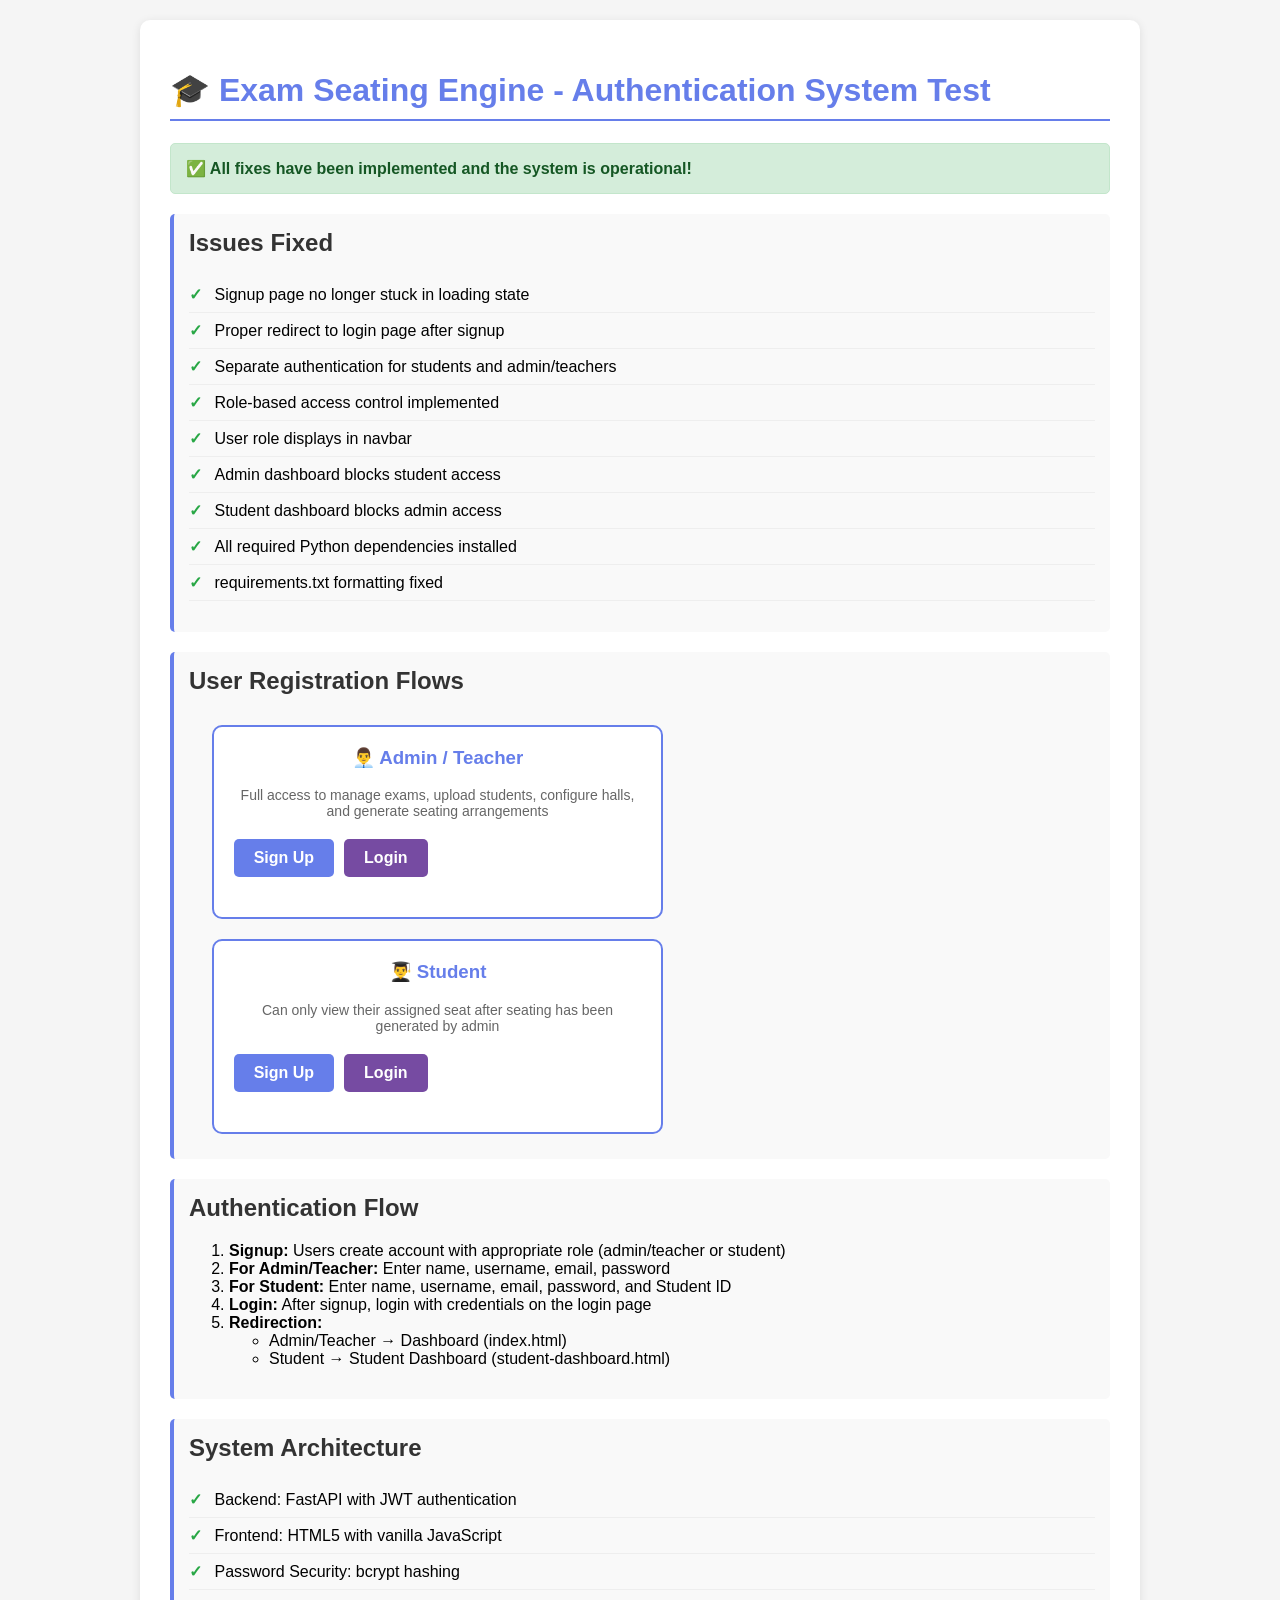
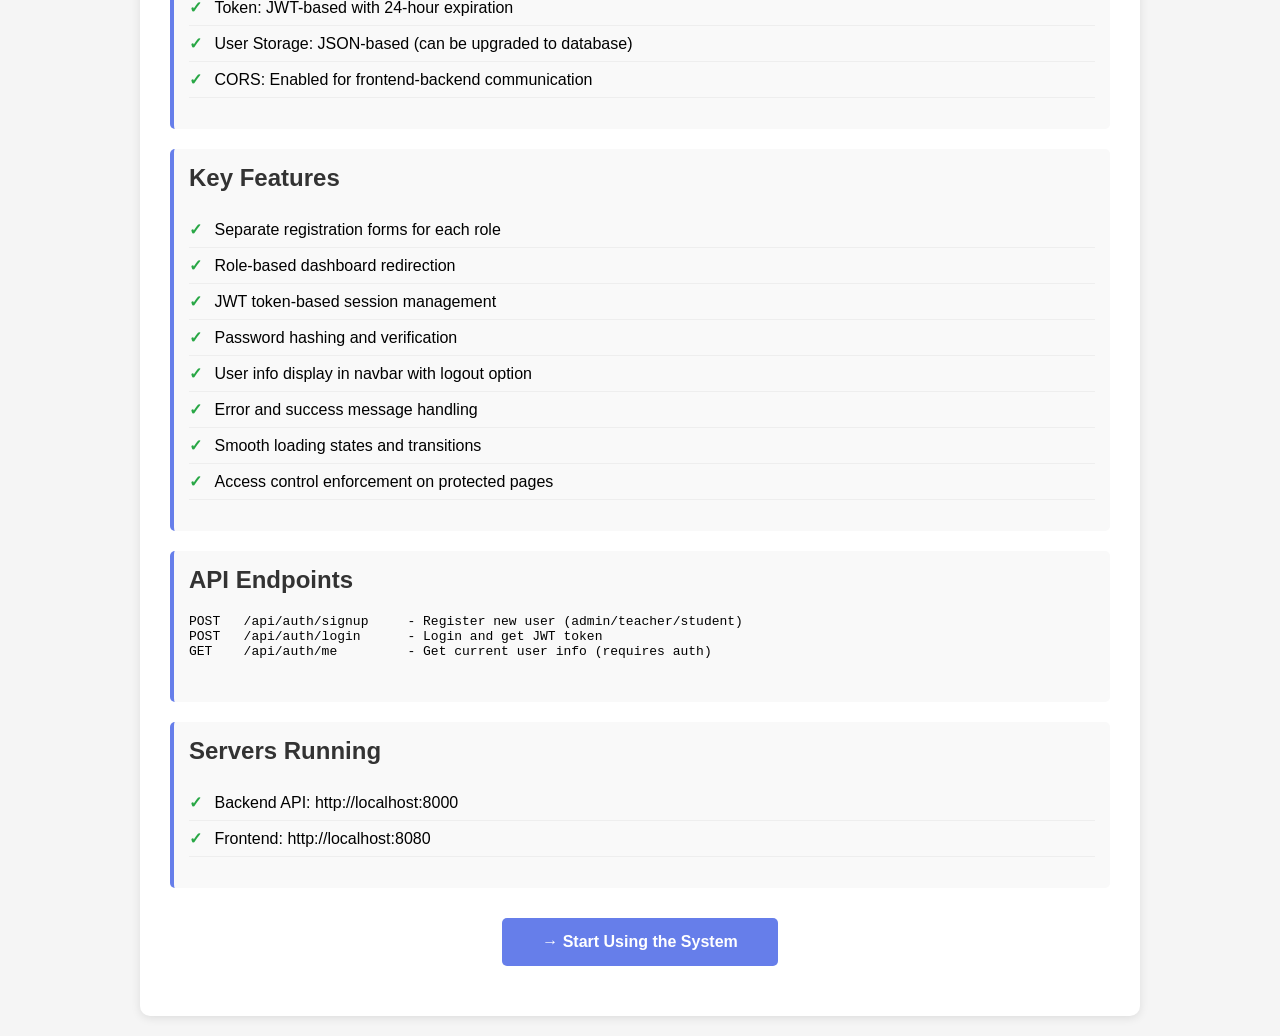
<file: frontend/test-auth.html>
<!DOCTYPE html>
<html lang="en">
<head>
    <meta charset="UTF-8">
    <meta name="viewport" content="width=device-width, initial-scale=1.0">
    <title>Authentication System Test</title>
    <style>
        body {
            font-family: 'Segoe UI', Tahoma, Geneva, Verdana, sans-serif;
            max-width: 1000px;
            margin: 0 auto;
            padding: 20px;
            background: #f5f5f5;
        }
        
        .container {
            background: white;
            padding: 30px;
            border-radius: 10px;
            box-shadow: 0 2px 10px rgba(0,0,0,0.1);
        }
        
        h1 {
            color: #667eea;
            border-bottom: 2px solid #667eea;
            padding-bottom: 10px;
        }
        
        .section {
            margin: 20px 0;
            padding: 15px;
            background: #f9f9f9;
            border-left: 4px solid #667eea;
            border-radius: 5px;
        }
        
        .section h2 {
            color: #333;
            margin-top: 0;
        }
        
        .checklist {
            list-style: none;
            padding: 0;
        }
        
        .checklist li {
            padding: 8px 0;
            border-bottom: 1px solid #eee;
        }
        
        .checklist li:before {
            content: "✓ ";
            color: #28a745;
            font-weight: bold;
            margin-right: 8px;
        }
        
        .button-group {
            margin: 20px 0;
            display: flex;
            gap: 10px;
            flex-wrap: wrap;
        }
        
        .btn {
            padding: 10px 20px;
            border: none;
            border-radius: 5px;
            cursor: pointer;
            font-weight: 600;
            text-decoration: none;
            display: inline-block;
            transition: all 0.3s;
        }
        
        .btn-primary {
            background: #667eea;
            color: white;
        }
        
        .btn-primary:hover {
            background: #5568d3;
            transform: translateY(-2px);
            box-shadow: 0 5px 15px rgba(102, 126, 234, 0.3);
        }
        
        .btn-secondary {
            background: #764ba2;
            color: white;
        }
        
        .btn-secondary:hover {
            background: #673a8a;
            transform: translateY(-2px);
            box-shadow: 0 5px 15px rgba(118, 75, 162, 0.3);
        }
        
        .status {
            padding: 15px;
            border-radius: 5px;
            margin: 15px 0;
            font-weight: 600;
        }
        
        .status-success {
            background: #d4edda;
            color: #155724;
            border: 1px solid #c3e6cb;
        }
        
        .status-warning {
            background: #fff3cd;
            color: #856404;
            border: 1px solid #ffeaa7;
        }
        
        .role-card {
            display: inline-block;
            width: 45%;
            margin: 10px 2.5%;
            padding: 20px;
            background: white;
            border: 2px solid #667eea;
            border-radius: 10px;
            text-align: center;
        }
        
        .role-card h3 {
            color: #667eea;
            margin-top: 0;
        }
        
        .role-card p {
            color: #666;
            font-size: 14px;
        }
    </style>
</head>
<body>
    <div class="container">
        <h1>🎓 Exam Seating Engine - Authentication System Test</h1>
        
        <div class="status status-success">
            ✅ All fixes have been implemented and the system is operational!
        </div>
        
        <div class="section">
            <h2>Issues Fixed</h2>
            <ul class="checklist">
                <li>Signup page no longer stuck in loading state</li>
                <li>Proper redirect to login page after signup</li>
                <li>Separate authentication for students and admin/teachers</li>
                <li>Role-based access control implemented</li>
                <li>User role displays in navbar</li>
                <li>Admin dashboard blocks student access</li>
                <li>Student dashboard blocks admin access</li>
                <li>All required Python dependencies installed</li>
                <li>requirements.txt formatting fixed</li>
            </ul>
        </div>
        
        <div class="section">
            <h2>User Registration Flows</h2>
            
            <div class="role-card">
                <h3>👨‍💼 Admin / Teacher</h3>
                <p>Full access to manage exams, upload students, configure halls, and generate seating arrangements</p>
                <div class="button-group">
                    <a href="signup.html?role=admin" class="btn btn-primary">Sign Up</a>
                    <a href="login.html" class="btn btn-secondary">Login</a>
                </div>
            </div>
            
            <div class="role-card">
                <h3>👨‍🎓 Student</h3>
                <p>Can only view their assigned seat after seating has been generated by admin</p>
                <div class="button-group">
                    <a href="signup.html?role=student" class="btn btn-primary">Sign Up</a>
                    <a href="login.html" class="btn btn-secondary">Login</a>
                </div>
            </div>
        </div>
        
        <div class="section">
            <h2>Authentication Flow</h2>
            <ol>
                <li><strong>Signup:</strong> Users create account with appropriate role (admin/teacher or student)</li>
                <li><strong>For Admin/Teacher:</strong> Enter name, username, email, password</li>
                <li><strong>For Student:</strong> Enter name, username, email, password, and Student ID</li>
                <li><strong>Login:</strong> After signup, login with credentials on the login page</li>
                <li><strong>Redirection:</strong> 
                    <ul>
                        <li>Admin/Teacher → Dashboard (index.html)</li>
                        <li>Student → Student Dashboard (student-dashboard.html)</li>
                    </ul>
                </li>
            </ol>
        </div>
        
        <div class="section">
            <h2>System Architecture</h2>
            <ul class="checklist">
                <li>Backend: FastAPI with JWT authentication</li>
                <li>Frontend: HTML5 with vanilla JavaScript</li>
                <li>Password Security: bcrypt hashing</li>
                <li>Token: JWT-based with 24-hour expiration</li>
                <li>User Storage: JSON-based (can be upgraded to database)</li>
                <li>CORS: Enabled for frontend-backend communication</li>
            </ul>
        </div>
        
        <div class="section">
            <h2>Key Features</h2>
            <ul class="checklist">
                <li>Separate registration forms for each role</li>
                <li>Role-based dashboard redirection</li>
                <li>JWT token-based session management</li>
                <li>Password hashing and verification</li>
                <li>User info display in navbar with logout option</li>
                <li>Error and success message handling</li>
                <li>Smooth loading states and transitions</li>
                <li>Access control enforcement on protected pages</li>
            </ul>
        </div>
        
        <div class="section">
            <h2>API Endpoints</h2>
            <pre>
POST   /api/auth/signup     - Register new user (admin/teacher/student)
POST   /api/auth/login      - Login and get JWT token
GET    /api/auth/me         - Get current user info (requires auth)
            </pre>
        </div>
        
        <div class="section">
            <h2>Servers Running</h2>
            <ul class="checklist">
                <li>Backend API: http://localhost:8000</li>
                <li>Frontend: http://localhost:8080</li>
            </ul>
        </div>
        
        <div class="button-group" style="margin-top: 30px; justify-content: center;">
            <a href="login.html" class="btn btn-primary" style="font-size: 16px; padding: 15px 40px;">
                → Start Using the System
            </a>
        </div>
    </div>
</body>
</html>
</file>
<file: frontend/css/style.css>
/* ===================================
   INTELLIGENT EXAM SEATING ENGINE
   Professional Admin Dashboard CSS
   =================================== */

:root {
    --primary-color: #1f4788;
    --secondary-color: #2196F3;
    --success-color: #4CAF50;
    --warning-color: #FF9800;
    --danger-color: #f44336;
    --info-color: #00BCD4;
    --light-bg: #f5f7fa;
    --dark-text: #212529;
    --shadow-sm: 0 0.125rem 0.25rem rgba(0, 0, 0, 0.075);
    --shadow-md: 0 0.5rem 1rem rgba(0, 0, 0, 0.15);
    --shadow-lg: 0 1rem 3rem rgba(0, 0, 0, 0.175);
}

* {
    margin: 0;
    padding: 0;
    box-sizing: border-box;
}

body {
    font-family: 'Segoe UI', Tahoma, Geneva, Verdana, sans-serif;
    background-color: var(--light-bg);
    color: var(--dark-text);
    overflow-x: hidden;
}

/* ===== NAVBAR ===== */
.navbar {
    background: linear-gradient(135deg, var(--primary-color) 0%, #2c5aa0 100%) !important;
    box-shadow: var(--shadow-md);
    padding: 1rem 0;
}

.navbar-brand {
    font-size: 1.8rem;
    font-weight: 700;
    letter-spacing: 0.5px;
    color: white !important;
    transition: transform 0.3s ease;
}

.navbar-brand:hover {
    transform: scale(1.05);
}

.navbar-brand i {
    margin-right: 0.5rem;
    color: #FFD700;
}

.nav-link {
    color: rgba(255, 255, 255, 0.8) !important;
    transition: all 0.3s ease;
    font-weight: 500;
    margin: 0 0.5rem;
    border-radius: 0.25rem;
}

.nav-link:hover,
.nav-link.active {
    color: white !important;
    background-color: rgba(255, 255, 255, 0.1);
    border-radius: 0.25rem;
}

.nav-link i {
    margin-right: 0.5rem;
}

/* ===== PAGE SECTIONS ===== */
.page-section {
    display: none;
    animation: fadeIn 0.3s ease-in;
}

.page-section.active {
    display: block;
}

@keyframes fadeIn {
    from {
        opacity: 0;
        transform: translateY(10px);
    }
    to {
        opacity: 1;
        transform: translateY(0);
    }
}

/* ===== JUMBOTRON ===== */
.jumbotron-custom {
    background: linear-gradient(135deg, var(--primary-color) 0%, var(--secondary-color) 100%);
    color: white;
    padding: 3rem;
    border-radius: 0.75rem;
    box-shadow: var(--shadow-lg);
    text-align: center;
}

.jumbotron-custom h1 {
    font-size: 3rem;
    margin-bottom: 1rem;
    font-weight: 700;
}

.jumbotron-custom .lead {
    font-size: 1.5rem;
    font-weight: 300;
}

.jumbotron-custom hr {
    border-color: rgba(255, 255, 255, 0.3);
    margin: 2rem 0;
}

/* ===== STAT CARDS ===== */
.stat-card {
    background: white;
    border-radius: 0.75rem;
    padding: 1.5rem;
    box-shadow: var(--shadow-md);
    transition: all 0.3s ease;
    border-left: 4px solid var(--primary-color);
    display: flex;
    align-items: center;
    gap: 1.5rem;
}

.stat-card:hover {
    transform: translateY(-5px);
    box-shadow: var(--shadow-lg);
}

.stat-icon {
    width: 60px;
    height: 60px;
    border-radius: 0.5rem;
    display: flex;
    align-items: center;
    justify-content: center;
    font-size: 1.8rem;
    color: white;
}

.stat-icon.bg-primary {
    background-color: var(--primary-color);
}

.stat-icon.bg-success {
    background-color: var(--success-color);
}

.stat-icon.bg-info {
    background-color: var(--info-color);
}

.stat-icon.bg-warning {
    background-color: var(--warning-color);
}

.stat-content h3 {
    font-size: 2rem;
    font-weight: 700;
    margin: 0;
    color: var(--dark-text);
}

.stat-content p {
    margin: 0.5rem 0 0 0;
    color: #6c757d;
    font-size: 0.95rem;
}

/* ===== ACTION CARDS ===== */
.action-card {
    background: white;
    border-radius: 0.75rem;
    padding: 2rem;
    box-shadow: var(--shadow-md);
    transition: all 0.3s ease;
    cursor: pointer;
    text-align: center;
    border-top: 4px solid var(--secondary-color);
}

.action-card:hover {
    transform: translateY(-10px);
    box-shadow: var(--shadow-lg);
    border-top-color: var(--primary-color);
}

.action-icon {
    font-size: 3rem;
    color: var(--secondary-color);
    margin-bottom: 1rem;
    transition: transform 0.3s ease;
}

.action-card:hover .action-icon {
    transform: scale(1.2);
}

.action-card h4 {
    font-weight: 700;
    color: var(--dark-text);
    margin-bottom: 0.5rem;
}

.action-card p {
    color: #6c757d;
    margin-bottom: 1rem;
    font-size: 0.95rem;
}

/* ===== FEATURE CARDS ===== */
.feature-card {
    background: white;
    border-radius: 0.75rem;
    padding: 1.5rem;
    box-shadow: var(--shadow-sm);
    transition: all 0.3s ease;
    text-align: center;
    height: 100%;
}

.feature-card:hover {
    box-shadow: var(--shadow-lg);
    transform: translateY(-5px);
}

.feature-icon {
    font-size: 2.5rem;
    color: var(--primary-color);
    margin-bottom: 1rem;
}

.feature-card h5 {
    font-weight: 700;
    color: var(--dark-text);
    margin-bottom: 0.5rem;
}

.feature-card p {
    color: #6c757d;
    font-size: 0.9rem;
    line-height: 1.6;
}

/* ===== CARDS ===== */
.card {
    border: none;
    border-radius: 0.75rem;
    overflow: hidden;
    transition: all 0.3s ease;
}

.card:hover {
    box-shadow: var(--shadow-lg);
}

.card-header {
    padding: 1.5rem;
    font-weight: 600;
    color: white;
    border-bottom: 2px solid rgba(255, 255, 255, 0.1);
}

.bg-gradient-primary {
    background: linear-gradient(135deg, var(--primary-color) 0%, var(--secondary-color) 100%);
}

.bg-gradient-success {
    background: linear-gradient(135deg, var(--success-color) 0%, #81c784 100%);
}

.bg-gradient-warning {
    background: linear-gradient(135deg, var(--warning-color) 0%, #ffb74d 100%);
}

.bg-gradient-info {
    background: linear-gradient(135deg, var(--info-color) 0%, #4dd0e1 100%);
}

.card-header h4 {
    margin: 0;
    color: white;
}

.card-header i {
    margin-right: 0.75rem;
}

.card-body {
    padding: 2rem;
}

/* ===== BUTTONS ===== */
.btn {
    border-radius: 0.5rem;
    font-weight: 600;
    padding: 0.625rem 1.5rem;
    transition: all 0.3s ease;
    border: none;
    cursor: pointer;
}

.btn:hover {
    transform: translateY(-2px);
    box-shadow: var(--shadow-md);
}

.btn-primary {
    background-color: var(--primary-color);
}

.btn-primary:hover {
    background-color: #1a3562;
    color: white;
}

.btn-success {
    background-color: var(--success-color);
}

.btn-success:hover {
    background-color: #388e3c;
    color: white;
}

.btn-warning {
    background-color: var(--warning-color);
    color: white;
}

.btn-warning:hover {
    background-color: #e68900;
    color: white;
}

.btn-info {
    background-color: var(--info-color);
    color: white;
}

.btn-info:hover {
    background-color: #00acc1;
    color: white;
}

.btn-lg {
    padding: 0.875rem 2rem;
    font-size: 1.1rem;
}

.btn i {
    margin-right: 0.5rem;
}

/* ===== FORMS ===== */
.form-label {
    color: var(--dark-text);
    margin-bottom: 0.75rem;
    font-size: 0.95rem;
}

.form-control {
    border: 2px solid #e9ecef;
    border-radius: 0.5rem;
    padding: 0.75rem 1rem;
    transition: all 0.3s ease;
    font-size: 0.95rem;
}

.form-control:focus {
    border-color: var(--primary-color);
    box-shadow: 0 0 0 0.2rem rgba(31, 71, 136, 0.25);
}

.form-check-group {
    display: grid;
    grid-template-columns: repeat(auto-fit, minmax(250px, 1fr));
    gap: 1rem;
}

.form-check {
    padding: 0.75rem;
    background-color: #f9fafb;
    border-radius: 0.5rem;
    border: 1px solid #e9ecef;
    transition: all 0.3s ease;
}

.form-check:hover {
    background-color: #f0f4f8;
    border-color: var(--primary-color);
}

.form-check-input {
    width: 1.25rem;
    height: 1.25rem;
    margin-top: 0.3rem;
    cursor: pointer;
    accent-color: var(--primary-color);
}

.form-check-label {
    cursor: pointer;
    margin-left: 0.5rem;
    font-weight: 500;
}

/* ===== ALERTS ===== */
.alert {
    border: none;
    border-radius: 0.5rem;
    border-left: 4px solid;
    padding: 1.25rem;
}

.alert-info {
    background-color: #e3f2fd;
    border-left-color: var(--info-color);
    color: #01579b;
}

.alert-warning {
    background-color: #fff3e0;
    border-left-color: var(--warning-color);
    color: #e65100;
}

.alert-success {
    background-color: #e8f5e9;
    border-left-color: var(--success-color);
    color: #1b5e20;
}

.alert-danger {
    background-color: #ffebee;
    border-left-color: var(--danger-color);
    color: #b71c1c;
}

.alert-heading {
    font-weight: 700;
    margin-bottom: 0.75rem;
}

/* ===== TABLES ===== */
.table {
    border-collapse: collapse;
    margin-bottom: 0;
}

.table-light {
    background-color: #f9fafb;
    font-weight: 600;
    text-transform: uppercase;
    font-size: 0.85rem;
    color: var(--dark-text);
}

.table tbody tr {
    transition: all 0.2s ease;
    border-bottom: 1px solid #e9ecef;
}

.table tbody tr:hover {
    background-color: #f9fafb;
}

.table td {
    vertical-align: middle;
    padding: 1rem;
}

.table th {
    padding: 1.25rem 1rem;
    font-weight: 700;
    text-transform: uppercase;
    font-size: 0.8rem;
    letter-spacing: 0.5px;
}

/* ===== BADGES ===== */
.badge {
    padding: 0.5rem 1rem;
    border-radius: 0.25rem;
    font-weight: 600;
    font-size: 0.85rem;
    text-transform: uppercase;
    letter-spacing: 0.5px;
}

.badge.bg-primary {
    background-color: var(--primary-color) !important;
}

.badge.bg-success {
    background-color: var(--success-color) !important;
}

.badge.bg-warning {
    background-color: var(--warning-color) !important;
    color: white;
}

.badge.bg-info {
    background-color: var(--info-color) !important;
    color: white;
}

.badge.bg-danger {
    background-color: var(--danger-color) !important;
}

/* ===== ACCORDION ===== */
.accordion-button {
    font-weight: 600;
    color: var(--dark-text);
    background-color: white;
    border: 1px solid #e9ecef;
    border-radius: 0.5rem;
    margin-bottom: 0.5rem;
}

.accordion-button:not(.collapsed) {
    background-color: #f0f4f8;
    color: var(--primary-color);
    box-shadow: none;
}

.accordion-button:focus {
    border-color: var(--primary-color);
    box-shadow: 0 0 0 0.25rem rgba(31, 71, 136, 0.25);
}

.accordion-body {
    padding: 1.5rem;
    background-color: #fafbfc;
}

/* ===== MODALS ===== */
.modal-content {
    border: none;
    border-radius: 0.75rem;
    box-shadow: var(--shadow-lg);
}

.modal-header {
    background-color: var(--light-bg);
    border-bottom: 2px solid #e9ecef;
    padding: 1.5rem;
}

.modal-header h5 {
    font-weight: 700;
    color: var(--dark-text);
}

.modal-body {
    padding: 2rem;
}

.modal-footer {
    padding: 1.5rem;
    background-color: var(--light-bg);
    border-top: 2px solid #e9ecef;
}

/* ===== FOOTER ===== */
.footer {
    border-top: 2px solid #e9ecef;
    margin-top: auto;
    background-color: #2c3e50;
    color: #ecf0f1;
}

.footer h6 {
    font-weight: 700;
    margin-bottom: 0.75rem;
    color: white;
}

.footer-link {
    color: #95a5a6;
    text-decoration: none;
    transition: color 0.3s ease;
}

.footer-link:hover {
    color: white;
}

/* ===== RESPONSIVE ===== */
@media (max-width: 768px) {
    .jumbotron-custom {
        padding: 2rem 1rem;
    }

    .jumbotron-custom h1 {
        font-size: 1.8rem;
    }

    .jumbotron-custom .lead {
        font-size: 1rem;
    }

    .stat-card {
        margin-bottom: 1.5rem;
        flex-direction: column;
        text-align: center;
    }

    .action-card {
        margin-bottom: 1rem;
    }

    .card-body {
        padding: 1.5rem;
    }

    .modal-dialog {
        max-width: 90vw;
    }

    .table {
        font-size: 0.85rem;
    }

    .table td, .table th {
        padding: 0.75rem 0.5rem;
    }
}

@media (max-width: 576px) {
    .navbar-brand {
        font-size: 1.3rem;
    }

    .navbar-brand i {
        display: none;
    }

    .stat-card {
        margin-bottom: 1rem;
    }

    .form-check-group {
        grid-template-columns: 1fr;
    }
}

/* ===== ANIMATIONS ===== */
@keyframes slideIn {
    from {
        opacity: 0;
        transform: translateX(-20px);
    }
    to {
        opacity: 1;
        transform: translateX(0);
    }
}

@keyframes bounceIn {
    0% {
        opacity: 0;
        transform: scale(0.9);
    }
    100% {
        opacity: 1;
        transform: scale(1);
    }
}

.stat-card {
    animation: bounceIn 0.5s ease-out;
}

.action-card {
    animation: slideIn 0.5s ease-out;
}

/* ===== LOADING SPINNER ===== */
.spinner-border {
    color: var(--primary-color);
}

.spinner-border-sm {
    width: 1rem;
    height: 1rem;
    border-width: 0.15em;
}

/* ===== UTILITY ===== */
.d-none {
    display: none !important;
}

.text-muted {
    color: #6c757d;
}

.fw-bold {
    font-weight: 700;
}

.fw-normal {
    font-weight: 400;
}

.text-center {
    text-align: center;
}

.text-end {
    text-align: right;
}

.gap-2 {
    gap: 0.5rem;
}

.gap-3 {
    gap: 1rem;
}

code {
    background-color: #f5f7fa;
    padding: 0.25rem 0.5rem;
    border-radius: 0.25rem;
    font-family: 'Courier New', monospace;
    color: #d73a49;
}

/* ===== PRINT STYLES ===== */
@media print {
    .navbar,
    .footer,
    .btn-close {
        display: none;
    }

    .card {
        box-shadow: none;
        border: 1px solid #ddd;
    }
}
</file>
